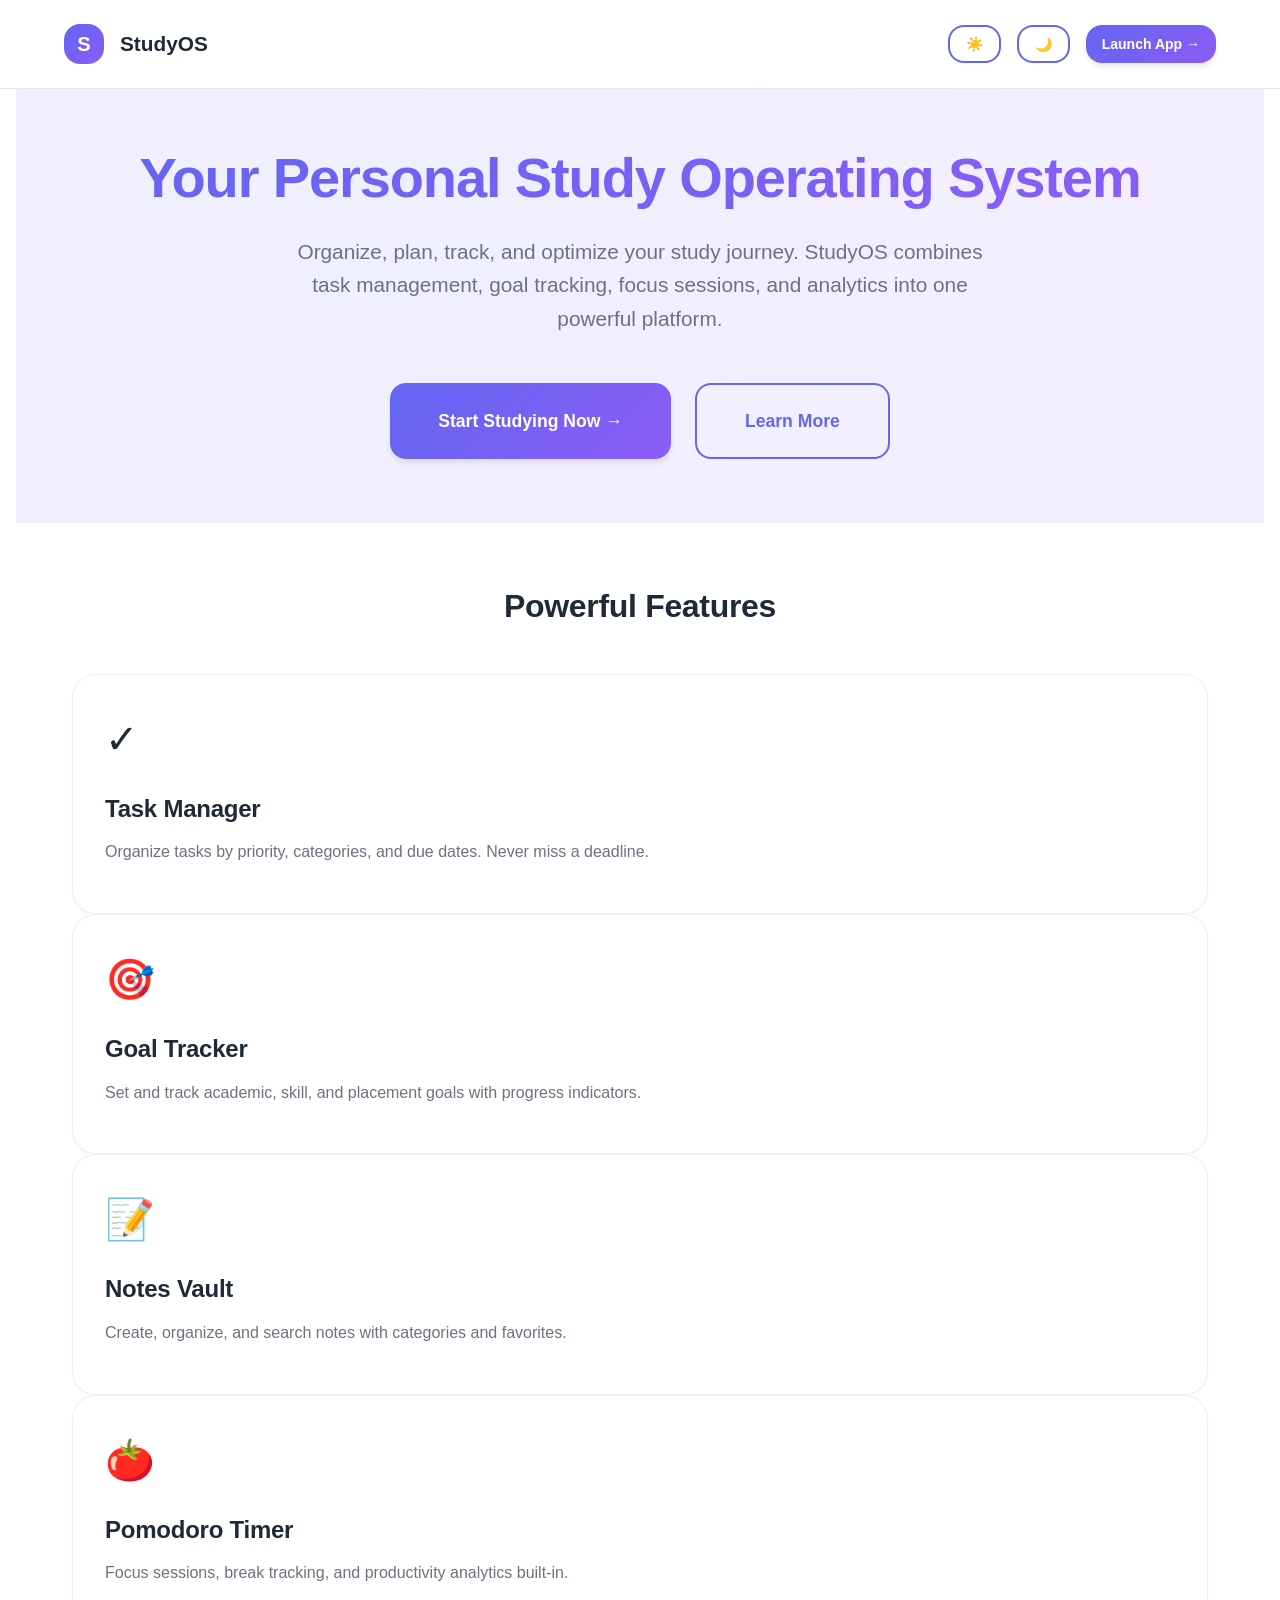
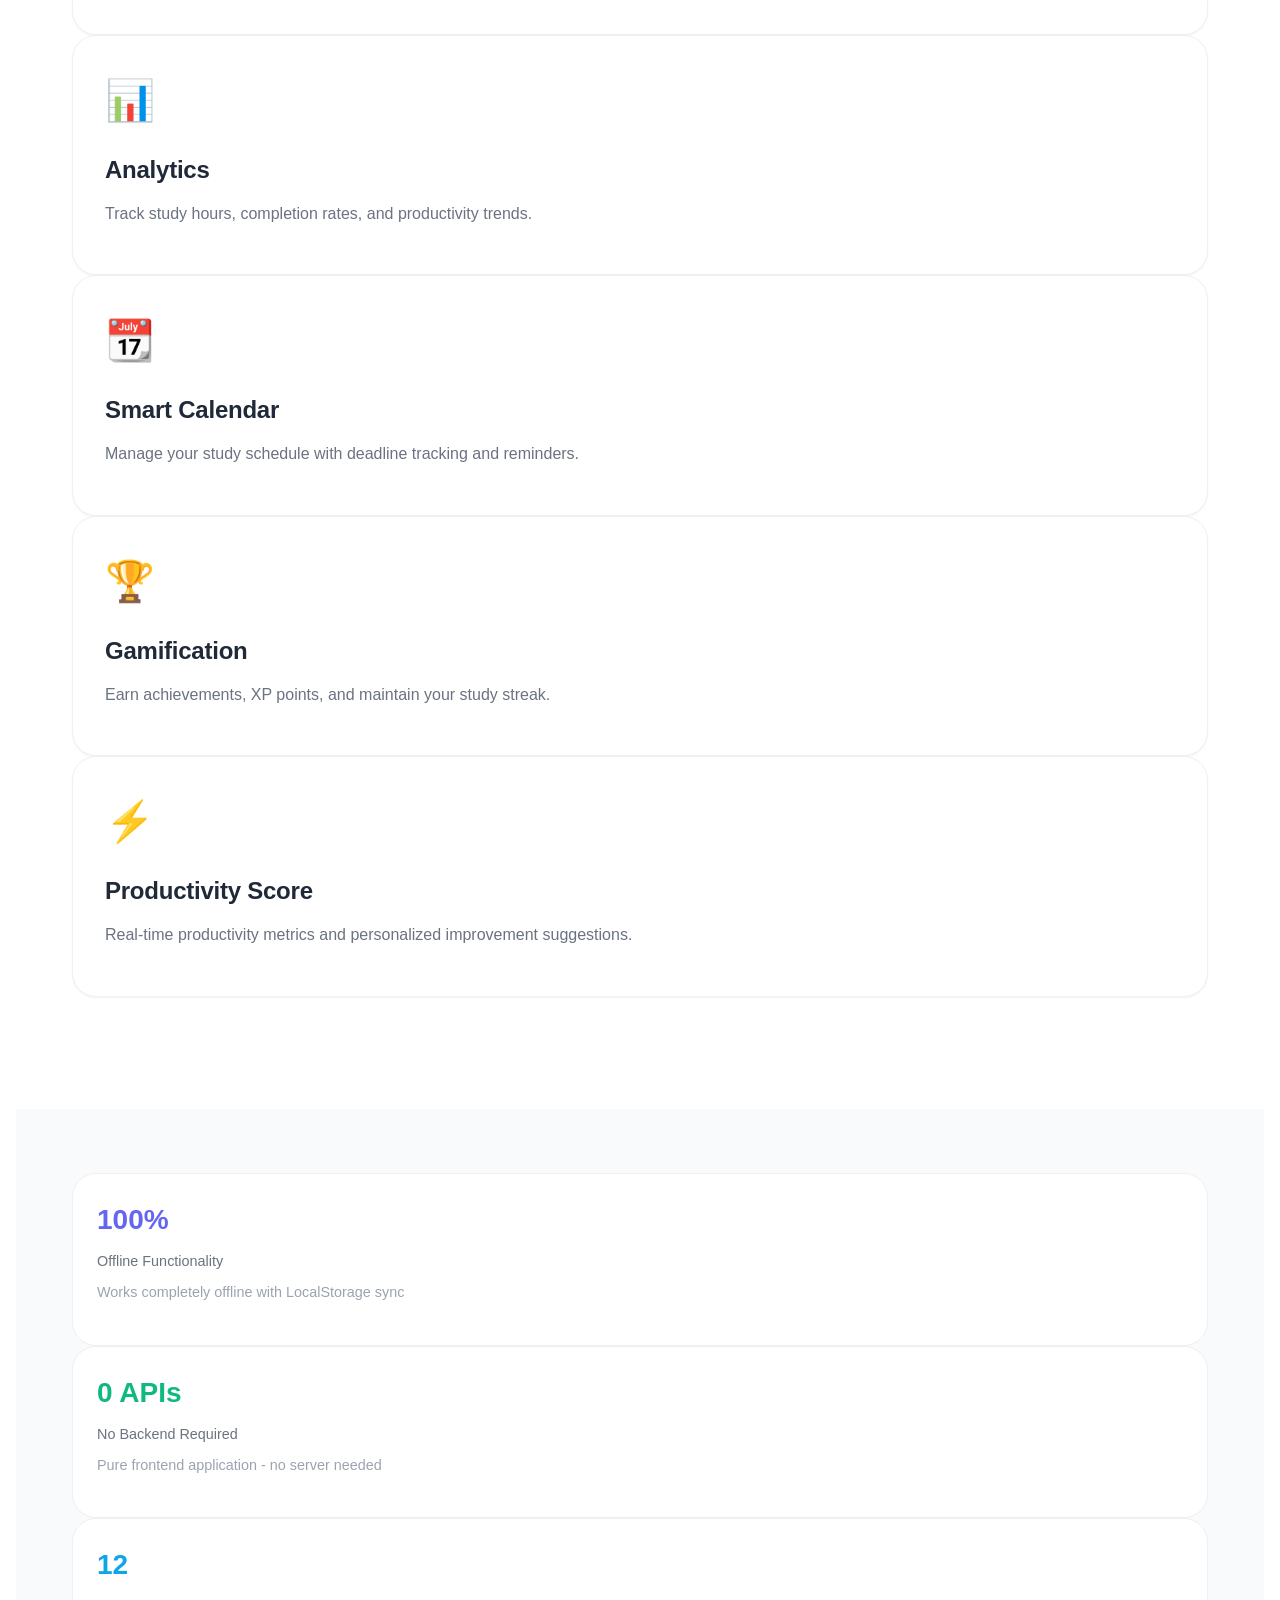
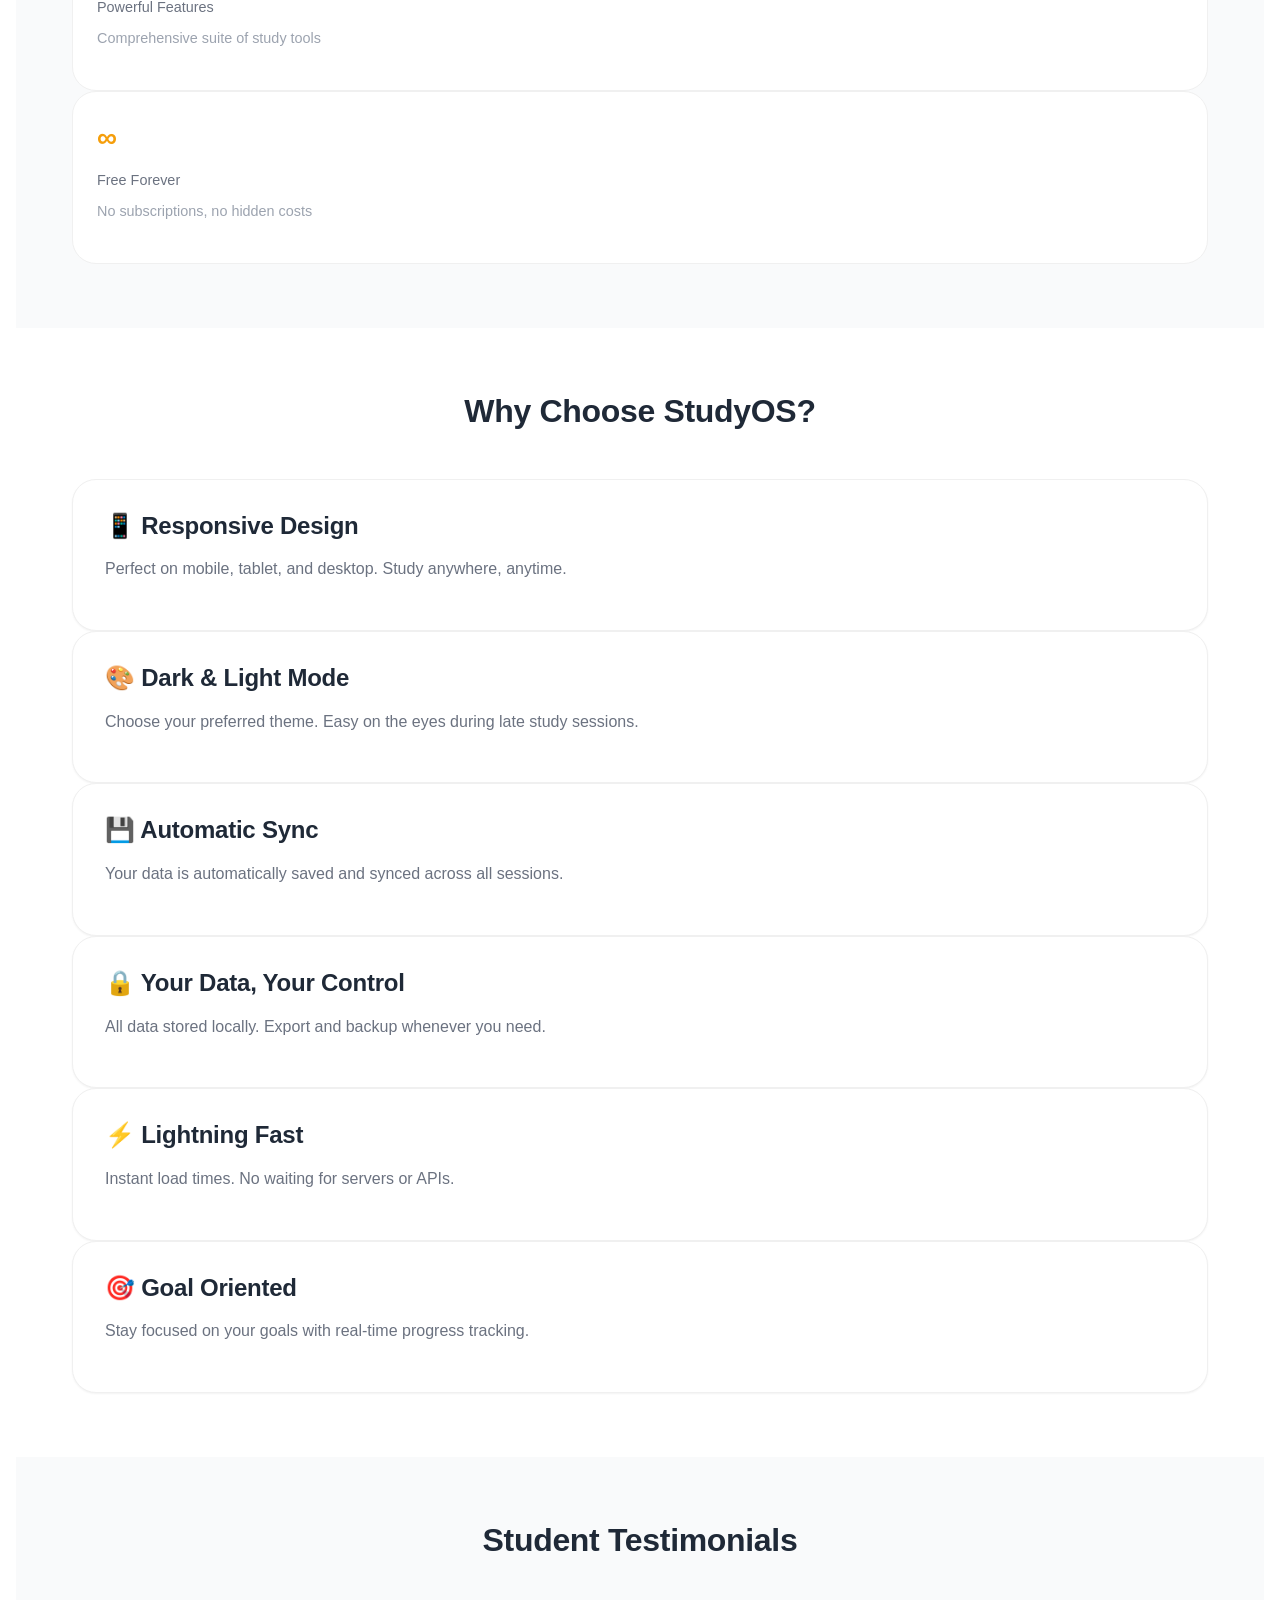
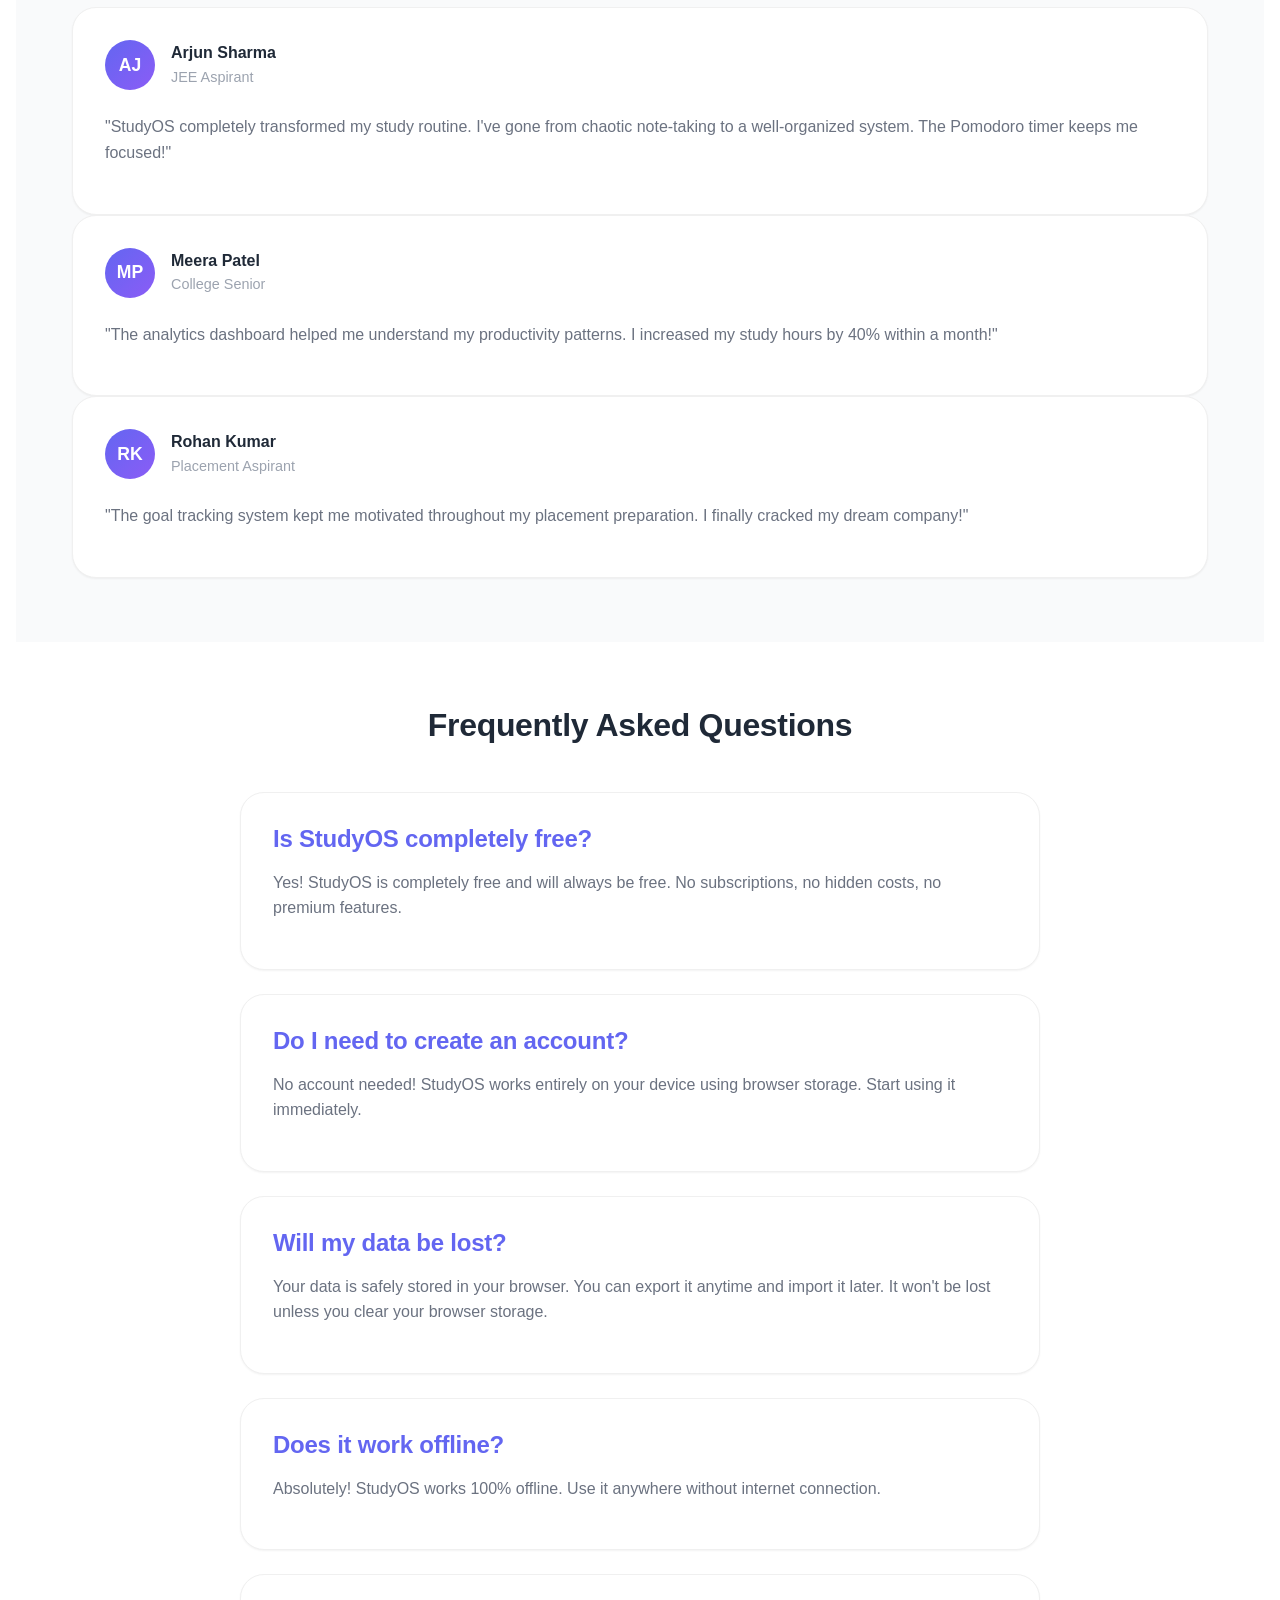
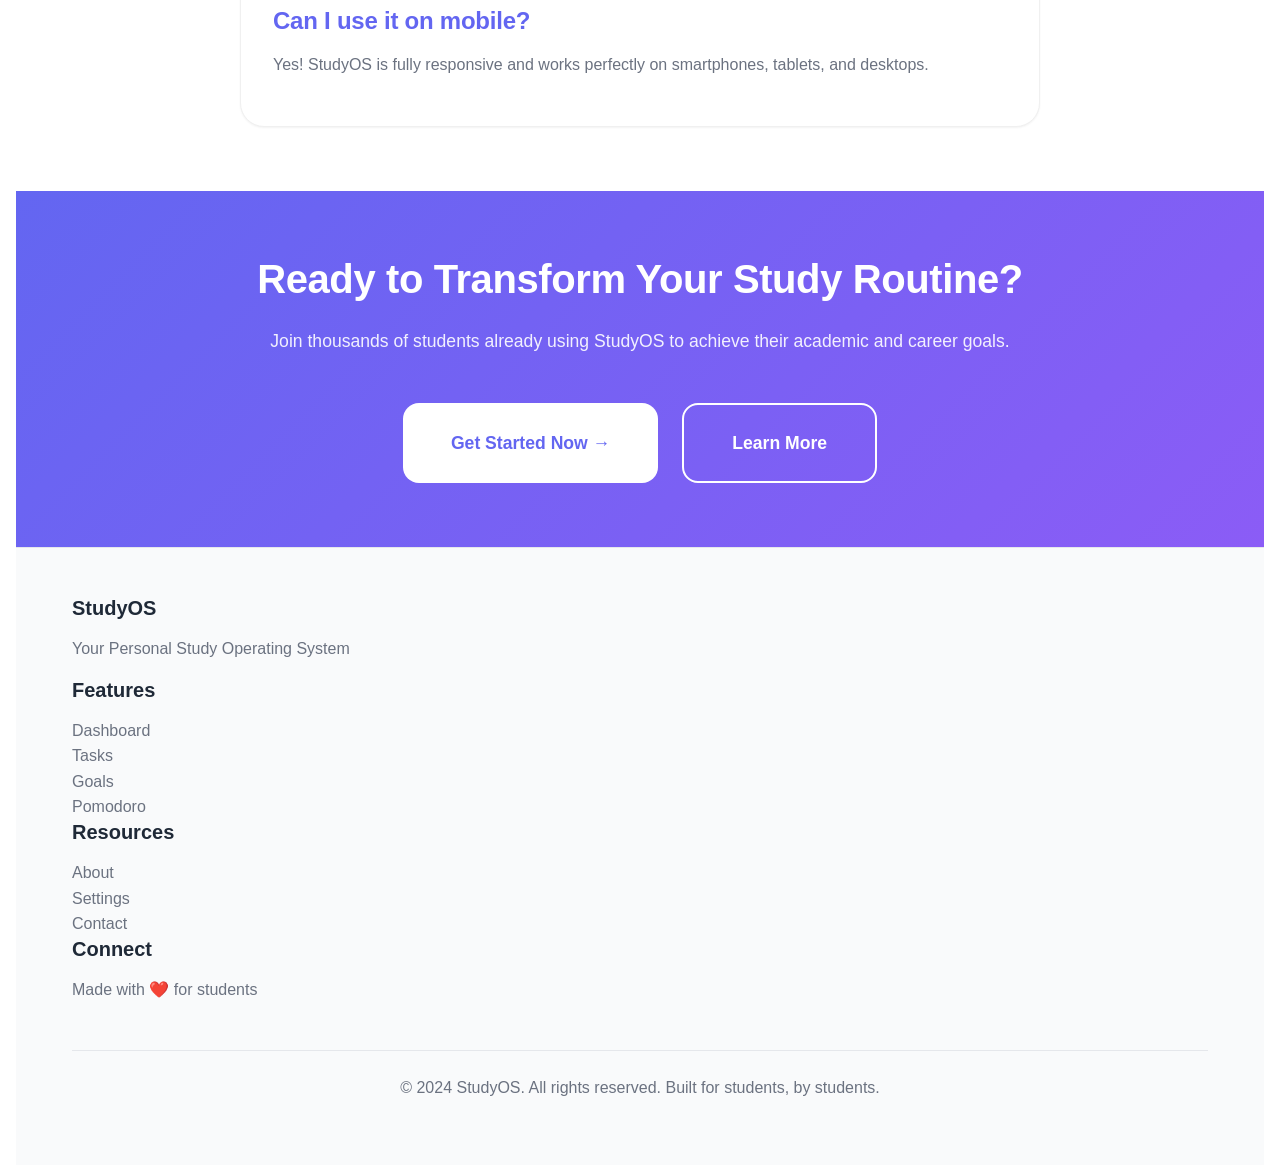
<file: Study OS/index.html>
<!DOCTYPE html>
<html lang="en">
<head>
  <meta charset="UTF-8">
  <meta name="viewport" content="width=device-width, initial-scale=1.0">
  <meta name="description" content="StudyOS - Your Personal Study Operating System. Manage tasks, goals, notes, and focus sessions in one platform.">
  <meta name="theme-color" content="#6366f1">
  <title>StudyOS - Your Personal Study Operating System</title>
  <link rel="stylesheet" href="css/style.css">
  <link rel="stylesheet" href="css/responsive.css">
</head>
<body data-theme="light">
  <!-- NAVIGATION -->
  <nav class="navbar" style="position: fixed; top: 0; left: 0; right: 0; width: 100%; background: var(--bg-primary); border-bottom: 1px solid var(--border-color); z-index: 999; margin-left: 0; height: auto; padding: var(--spacing-lg) var(--spacing-xl);">
    <div class="container flex-between">
      <div class="flex" style="gap: var(--spacing-md); align-items: center;">
        <div class="sidebar-logo" style="margin: 0;">S</div>
        <span style="font-size: 1.3rem; font-weight: 700; color: var(--text-primary);">StudyOS</span>
      </div>
      
      <div style="display: flex; gap: var(--spacing-xl); align-items: center;">
        <div style="display: none;" class="navbar-links">
          <a href="#features" style="color: var(--text-primary); text-decoration: none; font-weight: 500;">Features</a>
          <a href="#benefits" style="color: var(--text-primary); text-decoration: none; font-weight: 500; margin-left: var(--spacing-lg);">Benefits</a>
          <a href="#testimonials" style="color: var(--text-primary); text-decoration: none; font-weight: 500; margin-left: var(--spacing-lg);">Testimonials</a>
          <a href="#faq" style="color: var(--text-primary); text-decoration: none; font-weight: 500; margin-left: var(--spacing-lg);">FAQ</a>
        </div>
        
        <div class="flex" style="gap: var(--spacing-md);">
          <button class="btn btn-outline btn-sm" data-theme-btn="light">☀️</button>
          <button class="btn btn-outline btn-sm" data-theme-btn="dark">🌙</button>
          <a href="dashboard.html" class="btn btn-primary btn-sm">Launch App →</a>
        </div>
      </div>
    </div>
  </nav>

  <!-- MAIN CONTENT -->
  <main style="margin-top: 80px;">
    <!-- HERO SECTION -->
    <section class="hero" style="padding: var(--spacing-3xl) var(--spacing-xl); text-align: center; background: linear-gradient(135deg, rgba(99, 102, 241, 0.1) 0%, rgba(139, 92, 246, 0.1) 100%);">
      <div class="container">
        <h1 style="font-size: 3.5rem; margin-bottom: var(--spacing-lg); background: var(--primary-gradient); -webkit-background-clip: text; -webkit-text-fill-color: transparent; background-clip: text;">Your Personal Study Operating System</h1>
        <p style="font-size: 1.3rem; color: var(--text-secondary); margin-bottom: var(--spacing-2xl); max-width: 700px; margin-left: auto; margin-right: auto;">Organize, plan, track, and optimize your study journey. StudyOS combines task management, goal tracking, focus sessions, and analytics into one powerful platform.</p>
        <div style="display: flex; gap: var(--spacing-lg); justify-content: center; flex-wrap: wrap;">
          <a href="dashboard.html" class="btn btn-primary btn-lg">Start Studying Now →</a>
          <button class="btn btn-outline btn-lg" onclick="document.querySelector('.features').scrollIntoView({ behavior: 'smooth' })">Learn More</button>
        </div>
      </div>
    </section>

    <!-- FEATURES SHOWCASE -->
    <section class="features" id="features" style="padding: var(--spacing-3xl) var(--spacing-xl);">
      <div class="container">
        <h2 style="text-align: center; margin-bottom: var(--spacing-2xl);">Powerful Features</h2>
        <div class="grid-4" style="margin-bottom: var(--spacing-2xl);">
          <div class="card">
            <div style="font-size: 2.5rem; margin-bottom: var(--spacing-lg);">✓</div>
            <h3 style="color: var(--text-primary);">Task Manager</h3>
            <p>Organize tasks by priority, categories, and due dates. Never miss a deadline.</p>
          </div>
          <div class="card">
            <div style="font-size: 2.5rem; margin-bottom: var(--spacing-lg);">🎯</div>
            <h3 style="color: var(--text-primary);">Goal Tracker</h3>
            <p>Set and track academic, skill, and placement goals with progress indicators.</p>
          </div>
          <div class="card">
            <div style="font-size: 2.5rem; margin-bottom: var(--spacing-lg);">📝</div>
            <h3 style="color: var(--text-primary);">Notes Vault</h3>
            <p>Create, organize, and search notes with categories and favorites.</p>
          </div>
          <div class="card">
            <div style="font-size: 2.5rem; margin-bottom: var(--spacing-lg);">🍅</div>
            <h3 style="color: var(--text-primary);">Pomodoro Timer</h3>
            <p>Focus sessions, break tracking, and productivity analytics built-in.</p>
          </div>
          <div class="card">
            <div style="font-size: 2.5rem; margin-bottom: var(--spacing-lg);">📊</div>
            <h3 style="color: var(--text-primary);">Analytics</h3>
            <p>Track study hours, completion rates, and productivity trends.</p>
          </div>
          <div class="card">
            <div style="font-size: 2.5rem; margin-bottom: var(--spacing-lg);">📆</div>
            <h3 style="color: var(--text-primary);">Smart Calendar</h3>
            <p>Manage your study schedule with deadline tracking and reminders.</p>
          </div>
          <div class="card">
            <div style="font-size: 2.5rem; margin-bottom: var(--spacing-lg);">🏆</div>
            <h3 style="color: var(--text-primary);">Gamification</h3>
            <p>Earn achievements, XP points, and maintain your study streak.</p>
          </div>
          <div class="card">
            <div style="font-size: 2.5rem; margin-bottom: var(--spacing-lg);">⚡</div>
            <h3 style="color: var(--text-primary);">Productivity Score</h3>
            <p>Real-time productivity metrics and personalized improvement suggestions.</p>
          </div>
        </div>
      </div>
    </section>

    <!-- STATISTICS SECTION -->
    <section style="padding: var(--spacing-3xl) var(--spacing-xl); background: var(--bg-secondary);">
      <div class="container">
        <div class="grid-4">
          <div class="stat-card">
            <div class="stat-card-value" style="color: var(--primary-color);">100%</div>
            <div class="stat-card-label">Offline Functionality</div>
            <p style="color: var(--text-tertiary); font-size: 0.9rem;">Works completely offline with LocalStorage sync</p>
          </div>
          <div class="stat-card">
            <div class="stat-card-value" style="color: var(--accent-green);">0 APIs</div>
            <div class="stat-card-label">No Backend Required</div>
            <p style="color: var(--text-tertiary); font-size: 0.9rem;">Pure frontend application - no server needed</p>
          </div>
          <div class="stat-card">
            <div class="stat-card-value" style="color: var(--accent-blue);">12</div>
            <div class="stat-card-label">Powerful Features</div>
            <p style="color: var(--text-tertiary); font-size: 0.9rem;">Comprehensive suite of study tools</p>
          </div>
          <div class="stat-card">
            <div class="stat-card-value" style="color: var(--accent-yellow);">∞</div>
            <div class="stat-card-label">Free Forever</div>
            <p style="color: var(--text-tertiary); font-size: 0.9rem;">No subscriptions, no hidden costs</p>
          </div>
        </div>
      </div>
    </section>

    <!-- BENEFITS SECTION -->
    <section id="benefits" style="padding: var(--spacing-3xl) var(--spacing-xl);">
      <div class="container">
        <h2 style="text-align: center; margin-bottom: var(--spacing-2xl);">Why Choose StudyOS?</h2>
        <div class="grid-2">
          <div>
            <div class="card">
              <h3>📱 Responsive Design</h3>
              <p>Perfect on mobile, tablet, and desktop. Study anywhere, anytime.</p>
            </div>
            <div class="card">
              <h3>🎨 Dark & Light Mode</h3>
              <p>Choose your preferred theme. Easy on the eyes during late study sessions.</p>
            </div>
            <div class="card">
              <h3>💾 Automatic Sync</h3>
              <p>Your data is automatically saved and synced across all sessions.</p>
            </div>
          </div>
          <div>
            <div class="card">
              <h3>🔒 Your Data, Your Control</h3>
              <p>All data stored locally. Export and backup whenever you need.</p>
            </div>
            <div class="card">
              <h3>⚡ Lightning Fast</h3>
              <p>Instant load times. No waiting for servers or APIs.</p>
            </div>
            <div class="card">
              <h3>🎯 Goal Oriented</h3>
              <p>Stay focused on your goals with real-time progress tracking.</p>
            </div>
          </div>
        </div>
      </div>
    </section>

    <!-- TESTIMONIALS -->
    <section id="testimonials" style="padding: var(--spacing-3xl) var(--spacing-xl); background: var(--bg-secondary);">
      <div class="container">
        <h2 style="text-align: center; margin-bottom: var(--spacing-2xl);">Student Testimonials</h2>
        <div class="grid-3">
          <div class="card">
            <div style="display: flex; gap: var(--spacing-md); margin-bottom: var(--spacing-lg);">
              <div class="user-avatar" style="width: 50px; height: 50px;">AJ</div>
              <div>
                <strong style="color: var(--text-primary);">Arjun Sharma</strong>
                <p style="margin: 0; color: var(--text-tertiary); font-size: 0.9rem;">JEE Aspirant</p>
              </div>
            </div>
            <p>"StudyOS completely transformed my study routine. I've gone from chaotic note-taking to a well-organized system. The Pomodoro timer keeps me focused!"</p>
          </div>
          <div class="card">
            <div style="display: flex; gap: var(--spacing-md); margin-bottom: var(--spacing-lg);">
              <div class="user-avatar" style="width: 50px; height: 50px;">MP</div>
              <div>
                <strong style="color: var(--text-primary);">Meera Patel</strong>
                <p style="margin: 0; color: var(--text-tertiary); font-size: 0.9rem;">College Senior</p>
              </div>
            </div>
            <p>"The analytics dashboard helped me understand my productivity patterns. I increased my study hours by 40% within a month!"</p>
          </div>
          <div class="card">
            <div style="display: flex; gap: var(--spacing-md); margin-bottom: var(--spacing-lg);">
              <div class="user-avatar" style="width: 50px; height: 50px;">RK</div>
              <div>
                <strong style="color: var(--text-primary);">Rohan Kumar</strong>
                <p style="margin: 0; color: var(--text-tertiary); font-size: 0.9rem;">Placement Aspirant</p>
              </div>
            </div>
            <p>"The goal tracking system kept me motivated throughout my placement preparation. I finally cracked my dream company!"</p>
          </div>
        </div>
      </div>
    </section>

    <!-- FAQ SECTION -->
    <section id="faq" style="padding: var(--spacing-3xl) var(--spacing-xl);">
      <div class="container">
        <h2 style="text-align: center; margin-bottom: var(--spacing-2xl);">Frequently Asked Questions</h2>
        <div style="max-width: 800px; margin: 0 auto;">
          <div class="card" style="margin-bottom: var(--spacing-lg);">
            <h3 style="cursor: pointer; color: var(--primary-color);">Is StudyOS completely free?</h3>
            <p>Yes! StudyOS is completely free and will always be free. No subscriptions, no hidden costs, no premium features.</p>
          </div>
          <div class="card" style="margin-bottom: var(--spacing-lg);">
            <h3 style="cursor: pointer; color: var(--primary-color);">Do I need to create an account?</h3>
            <p>No account needed! StudyOS works entirely on your device using browser storage. Start using it immediately.</p>
          </div>
          <div class="card" style="margin-bottom: var(--spacing-lg);">
            <h3 style="cursor: pointer; color: var(--primary-color);">Will my data be lost?</h3>
            <p>Your data is safely stored in your browser. You can export it anytime and import it later. It won't be lost unless you clear your browser storage.</p>
          </div>
          <div class="card" style="margin-bottom: var(--spacing-lg);">
            <h3 style="cursor: pointer; color: var(--primary-color);">Does it work offline?</h3>
            <p>Absolutely! StudyOS works 100% offline. Use it anywhere without internet connection.</p>
          </div>
          <div class="card">
            <h3 style="cursor: pointer; color: var(--primary-color);">Can I use it on mobile?</h3>
            <p>Yes! StudyOS is fully responsive and works perfectly on smartphones, tablets, and desktops.</p>
          </div>
        </div>
      </div>
    </section>

    <!-- CTA SECTION -->
    <section style="padding: var(--spacing-3xl) var(--spacing-xl); background: var(--primary-gradient); color: white; text-align: center;">
      <div class="container">
        <h2 style="color: white; font-size: 2.5rem; margin-bottom: var(--spacing-lg);">Ready to Transform Your Study Routine?</h2>
        <p style="color: rgba(255, 255, 255, 0.9); font-size: 1.1rem; margin-bottom: var(--spacing-2xl);">Join thousands of students already using StudyOS to achieve their academic and career goals.</p>
        <div style="display: flex; gap: var(--spacing-lg); justify-content: center; flex-wrap: wrap;">
          <a href="dashboard.html" class="btn btn-lg" style="background: white; color: var(--primary-color); cursor: pointer;">Get Started Now →</a>
          <a href="about.html" class="btn btn-outline btn-lg" style="border-color: white; color: white;">Learn More</a>
        </div>
      </div>
    </section>

    <!-- FOOTER -->
    <footer style="padding: var(--spacing-2xl) var(--spacing-xl); background: var(--bg-secondary); border-top: 1px solid var(--border-color);">
      <div class="container">
        <div class="grid-4" style="margin-bottom: var(--spacing-2xl);">
          <div>
            <h4 style="margin-bottom: var(--spacing-md);">StudyOS</h4>
            <p style="color: var(--text-secondary);">Your Personal Study Operating System</p>
          </div>
          <div>
            <h4 style="margin-bottom: var(--spacing-md);">Features</h4>
            <ul style="list-style: none;">
              <li><a href="dashboard.html" style="color: var(--text-secondary); text-decoration: none;">Dashboard</a></li>
              <li><a href="tasks.html" style="color: var(--text-secondary); text-decoration: none;">Tasks</a></li>
              <li><a href="goals.html" style="color: var(--text-secondary); text-decoration: none;">Goals</a></li>
              <li><a href="pomodoro.html" style="color: var(--text-secondary); text-decoration: none;">Pomodoro</a></li>
            </ul>
          </div>
          <div>
            <h4 style="margin-bottom: var(--spacing-md);">Resources</h4>
            <ul style="list-style: none;">
              <li><a href="about.html" style="color: var(--text-secondary); text-decoration: none;">About</a></li>
              <li><a href="settings.html" style="color: var(--text-secondary); text-decoration: none;">Settings</a></li>
              <li><a href="contact.html" style="color: var(--text-secondary); text-decoration: none;">Contact</a></li>
            </ul>
          </div>
          <div>
            <h4 style="margin-bottom: var(--spacing-md);">Connect</h4>
            <p style="color: var(--text-secondary); margin: var(--spacing-md) 0 0 0;">Made with ❤️ for students</p>
          </div>
        </div>
        <div style="border-top: 1px solid var(--border-color); padding-top: var(--spacing-lg); text-align: center; color: var(--text-tertiary);">
          <p>&copy; 2024 StudyOS. All rights reserved. Built for students, by students.</p>
        </div>
      </div>
    </footer>
  </main>

  <!-- SCRIPTS -->
  <script src="js/storage.js"></script>
  <script src="js/app.js"></script>
  <script src="js/notifications.js"></script>
  <script src="js/productivity-score.js"></script>
  <script src="js/achievements.js"></script>
  <script src="js/validation.js"></script>
</body>
</html>
</file>
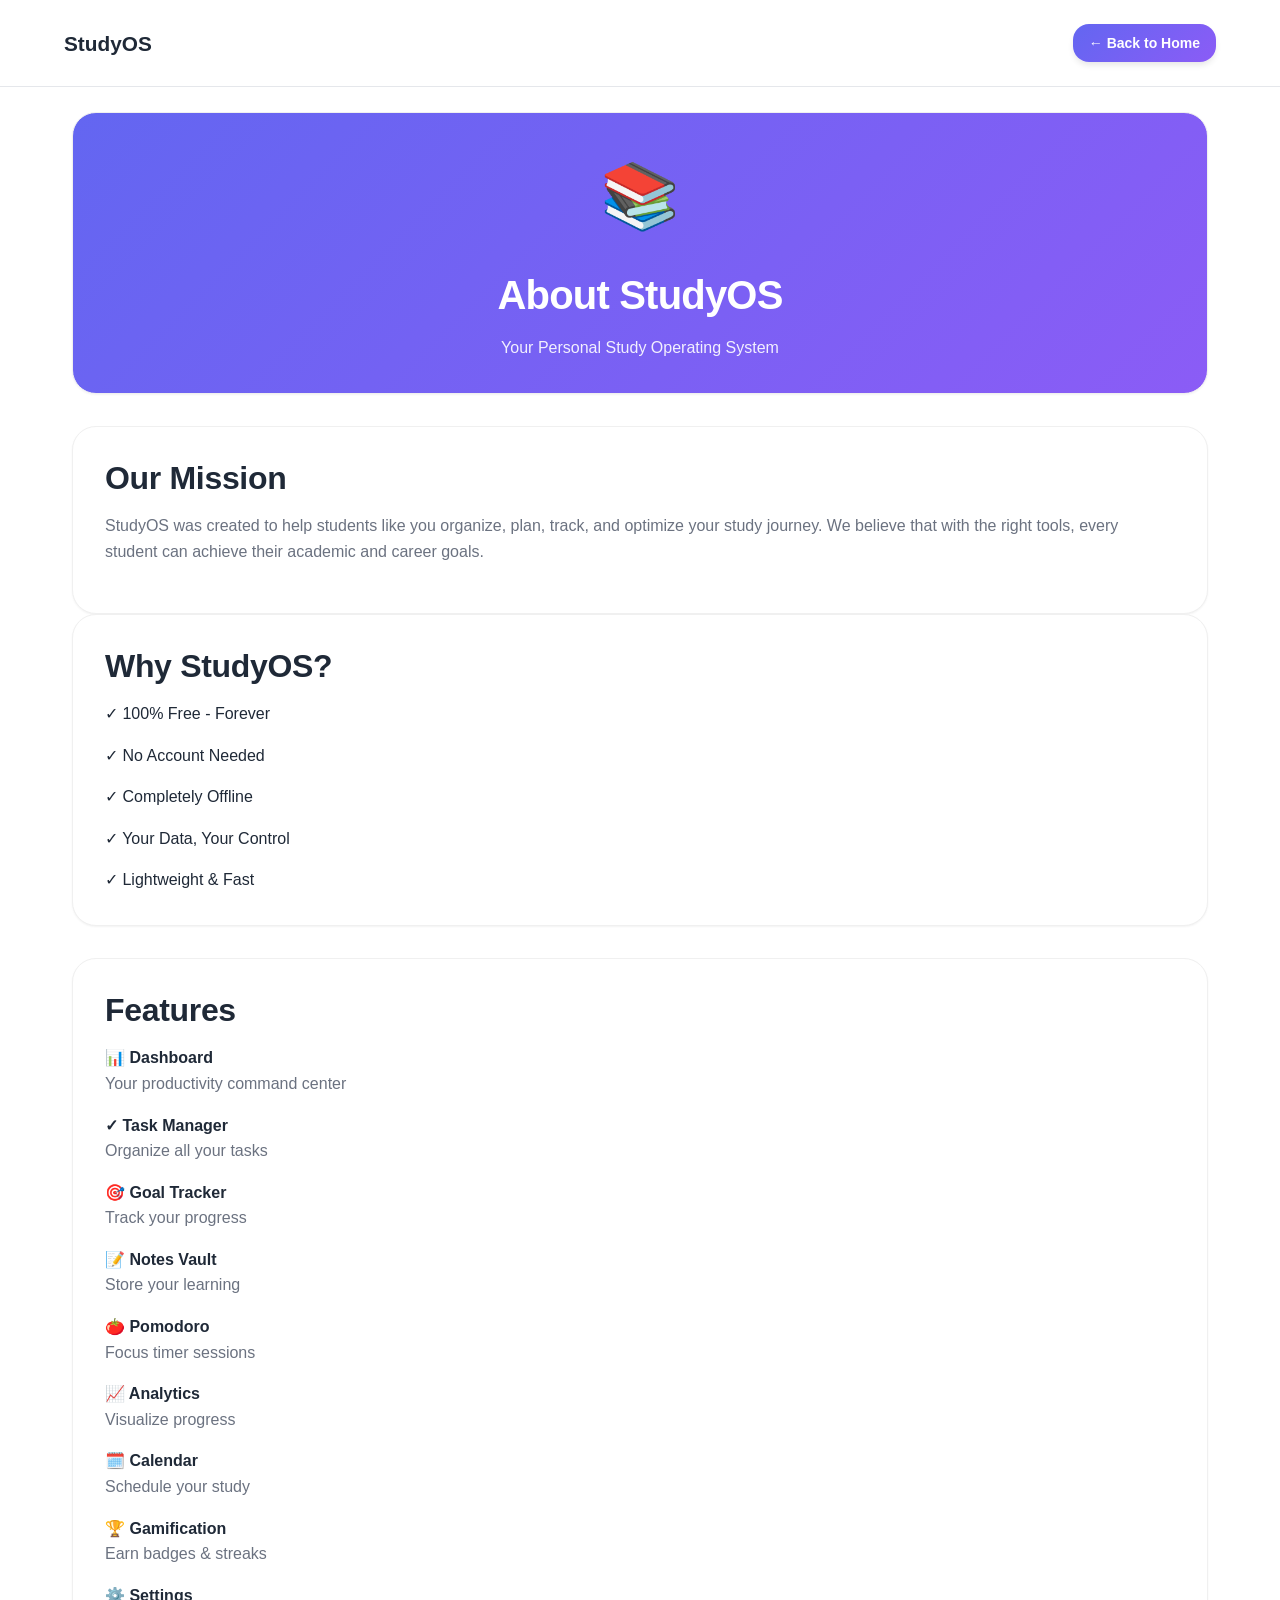
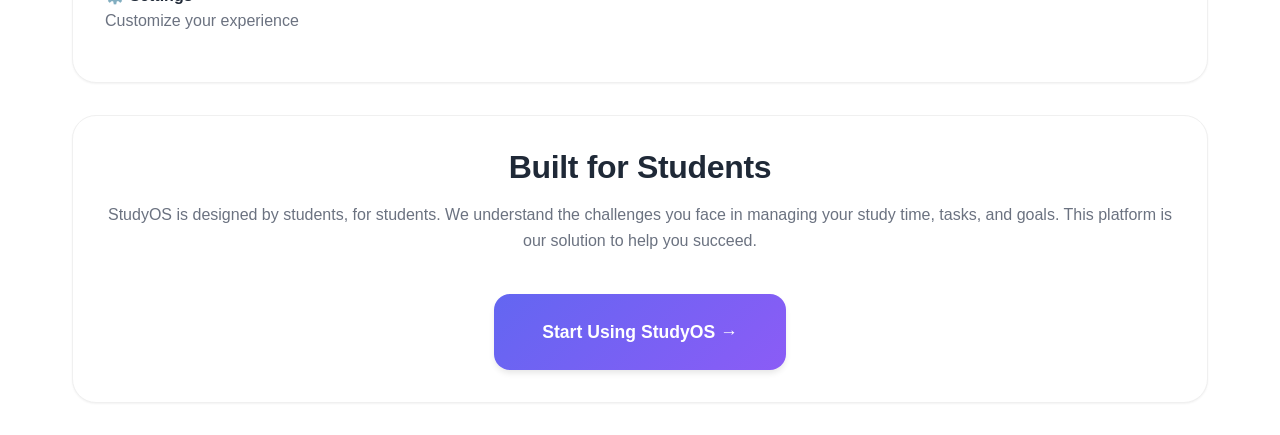
<file: Study OS/about.html>
<!DOCTYPE html>
<html lang="en">
<head>
  <meta charset="UTF-8">
  <meta name="viewport" content="width=device-width, initial-scale=1.0">
  <title>About - StudyOS</title>
  <link rel="stylesheet" href="css/style.css">
  <link rel="stylesheet" href="css/responsive.css">
</head>
<body data-theme="light">
  <nav class="navbar" style="position: fixed; top: 0; left: 0; right: 0; width: 100%; background: var(--bg-primary); border-bottom: 1px solid var(--border-color); z-index: 999; margin-left: 0; height: auto; padding: var(--spacing-lg) var(--spacing-xl);">
    <div class="container flex-between">
      <div class="flex" style="gap: var(--spacing-md); align-items: center;">
        <span style="font-size: 1.3rem; font-weight: 700;">StudyOS</span>
      </div>
      <div style="display: flex; gap: var(--spacing-xl);">
        <a href="index.html" class="btn btn-primary btn-sm">← Back to Home</a>
      </div>
    </div>
  </nav>

  <main style="margin-top: 80px; padding: var(--spacing-xl);">
    <div class="container">
      <div class="card card-gradient" style="text-align: center; margin-bottom: var(--spacing-xl);">
        <div style="font-size: 4rem; margin-bottom: var(--spacing-lg);">📚</div>
        <h1 style="color: white; margin: 0 0 var(--spacing-md) 0;">About StudyOS</h1>
        <p style="color: rgba(255,255,255,0.9); margin: 0;">Your Personal Study Operating System</p>
      </div>

      <div class="grid-2" style="gap: var(--spacing-xl);">
        <div class="card">
          <h2>Our Mission</h2>
          <p>StudyOS was created to help students like you organize, plan, track, and optimize your study journey. We believe that with the right tools, every student can achieve their academic and career goals.</p>
        </div>

        <div class="card">
          <h2>Why StudyOS?</h2>
          <ul style="list-style: none; padding: 0;">
            <li style="margin-bottom: var(--spacing-md);">✓ 100% Free - Forever</li>
            <li style="margin-bottom: var(--spacing-md);">✓ No Account Needed</li>
            <li style="margin-bottom: var(--spacing-md);">✓ Completely Offline</li>
            <li style="margin-bottom: var(--spacing-md);">✓ Your Data, Your Control</li>
            <li>✓ Lightweight & Fast</li>
          </ul>
        </div>
      </div>

      <div class="card" style="margin-top: var(--spacing-xl);">
        <h2>Features</h2>
        <div class="grid-3">
          <div><strong>📊 Dashboard</strong><p>Your productivity command center</p></div>
          <div><strong>✓ Task Manager</strong><p>Organize all your tasks</p></div>
          <div><strong>🎯 Goal Tracker</strong><p>Track your progress</p></div>
          <div><strong>📝 Notes Vault</strong><p>Store your learning</p></div>
          <div><strong>🍅 Pomodoro</strong><p>Focus timer sessions</p></div>
          <div><strong>📈 Analytics</strong><p>Visualize progress</p></div>
          <div><strong>🗓️ Calendar</strong><p>Schedule your study</p></div>
          <div><strong>🏆 Gamification</strong><p>Earn badges & streaks</p></div>
          <div><strong>⚙️ Settings</strong><p>Customize your experience</p></div>
        </div>
      </div>

      <div class="card" style="margin-top: var(--spacing-xl); text-align: center;">
        <h2>Built for Students</h2>
        <p>StudyOS is designed by students, for students. We understand the challenges you face in managing your study time, tasks, and goals. This platform is our solution to help you succeed.</p>
        <a href="dashboard.html" class="btn btn-primary btn-lg" style="margin-top: var(--spacing-lg);">Start Using StudyOS →</a>
      </div>
    </div>
  </main>

  <script src="js/app.js"></script>
</body>
</html>
</file>
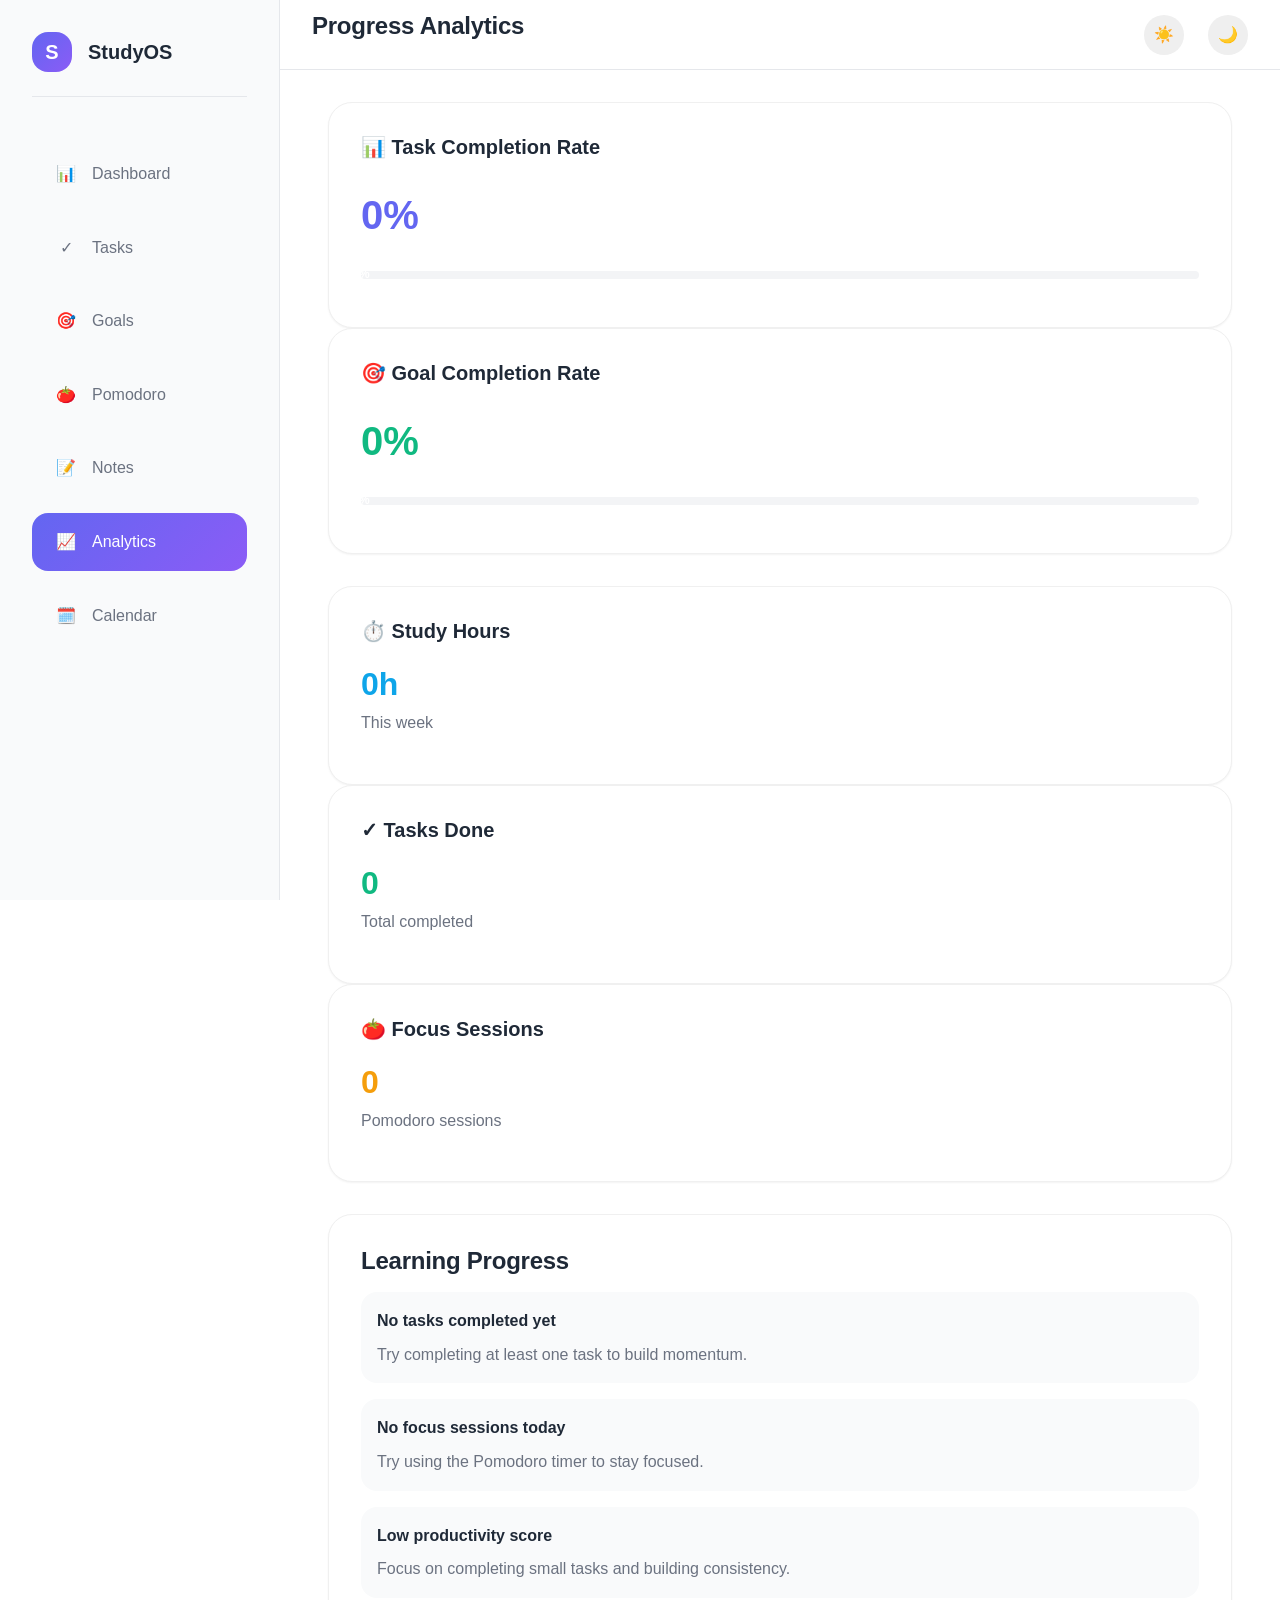
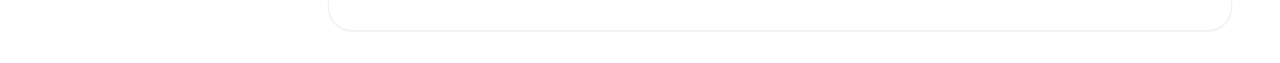
<file: Study OS/analytics.html>
<!DOCTYPE html>
<html lang="en">
<head>
  <meta charset="UTF-8">
  <meta name="viewport" content="width=device-width, initial-scale=1.0">
  <title>Analytics - StudyOS</title>
  <link rel="stylesheet" href="css/style.css">
  <link rel="stylesheet" href="css/responsive.css">
</head>
<body data-theme="light">
  <aside class="sidebar">
    <div class="sidebar-header"><div class="sidebar-logo">S</div><span class="sidebar-brand">StudyOS</span></div>
    <nav><ul class="sidebar-nav">
      <li class="sidebar-nav-item"><a href="dashboard.html" class="sidebar-nav-link"><span class="sidebar-nav-icon">📊</span> Dashboard</a></li>
      <li class="sidebar-nav-item"><a href="tasks.html" class="sidebar-nav-link"><span class="sidebar-nav-icon">✓</span> Tasks</a></li>
      <li class="sidebar-nav-item"><a href="goals.html" class="sidebar-nav-link"><span class="sidebar-nav-icon">🎯</span> Goals</a></li>
      <li class="sidebar-nav-item"><a href="pomodoro.html" class="sidebar-nav-link"><span class="sidebar-nav-icon">🍅</span> Pomodoro</a></li>
      <li class="sidebar-nav-item"><a href="notes.html" class="sidebar-nav-link"><span class="sidebar-nav-icon">📝</span> Notes</a></li>
      <li class="sidebar-nav-item"><a href="analytics.html" class="sidebar-nav-link active"><span class="sidebar-nav-icon">📈</span> Analytics</a></li>
      <li class="sidebar-nav-item"><a href="calendar.html" class="sidebar-nav-link"><span class="sidebar-nav-icon">🗓️</span> Calendar</a></li>
    </ul></nav>
  </aside>

  <nav class="navbar">
    <h2 class="navbar-brand">Progress Analytics</h2>
    <div class="navbar-actions">
      <button class="btn btn-icon" data-theme-btn="light">☀️</button>
      <button class="btn btn-icon" data-theme-btn="dark">🌙</button>
    </div>
  </nav>

  <main class="main-content">
    <div class="grid-2" style="margin-bottom: var(--spacing-xl);">
      <div class="card">
        <h4>📊 Task Completion Rate</h4>
        <div style="font-size: 2.5rem; font-weight: 700; color: var(--primary-color); margin: var(--spacing-lg) 0;" id="task-rate">0%</div>
        <div class="progress-bar"><div class="progress-bar-fill" id="task-rate-bar" style="width: 0%;">0%</div></div>
      </div>
      <div class="card">
        <h4>🎯 Goal Completion Rate</h4>
        <div style="font-size: 2.5rem; font-weight: 700; color: var(--accent-green); margin: var(--spacing-lg) 0;" id="goal-rate">0%</div>
        <div class="progress-bar"><div class="progress-bar-fill" id="goal-rate-bar" style="width: 0%; background: var(--accent-green);">0%</div></div>
      </div>
    </div>

    <div class="grid-3">
      <div class="card">
        <h4>⏱️ Study Hours</h4>
        <div style="font-size: 2rem; font-weight: 700; color: var(--accent-blue);" id="study-hours">0h</div>
        <p style="color: var(--text-secondary);">This week</p>
      </div>
      <div class="card">
        <h4>✓ Tasks Done</h4>
        <div style="font-size: 2rem; font-weight: 700; color: var(--accent-green);" id="tasks-count">0</div>
        <p style="color: var(--text-secondary);">Total completed</p>
      </div>
      <div class="card">
        <h4>🍅 Focus Sessions</h4>
        <div style="font-size: 2rem; font-weight: 700; color: var(--accent-yellow);" id="sessions-count">0</div>
        <p style="color: var(--text-secondary);">Pomodoro sessions</p>
      </div>
    </div>

    <div class="card" style="margin-top: var(--spacing-xl);">
      <h3>Learning Progress</h3>
      <div id="learning-insights" style="display: grid; gap: var(--spacing-md);">
        <!-- Populated by JS -->
      </div>
    </div>
  </main>

  <script src="js/storage.js"></script>
  <script src="js/app.js"></script>
  <script src="js/productivity-score.js"></script>
  <script>
    document.addEventListener('DOMContentLoaded', () => {
      updateAnalytics();
      setInterval(updateAnalytics, 60000);
    });

    function updateAnalytics() {
      const scoreData = productivityCalculator.updateProductivityScore();
      
      document.getElementById('task-rate').textContent = scoreData.taskCompletionRate + '%';
      document.getElementById('task-rate-bar').style.width = scoreData.taskCompletionRate + '%';
      
      document.getElementById('goal-rate').textContent = scoreData.goalCompletionRate + '%';
      document.getElementById('goal-rate-bar').style.width = scoreData.goalCompletionRate + '%';
      
      document.getElementById('study-hours').textContent = scoreData.studyHours + 'h';
      document.getElementById('tasks-count').textContent = scoreData.completedTasks;
      document.getElementById('sessions-count').textContent = scoreData.focusSessions;

      const insights = document.getElementById('learning-insights');
      insights.innerHTML = scoreData.insights.map(i => `
        <div style="padding: var(--spacing-md); background: var(--bg-secondary); border-radius: var(--radius-lg);">
          <strong>${i.title}</strong>
          <p style="margin: var(--spacing-sm) 0 0 0; color: var(--text-secondary);">${i.message}</p>
        </div>
      `).join('');
    }
  </script>
</body>
</html>
</file>
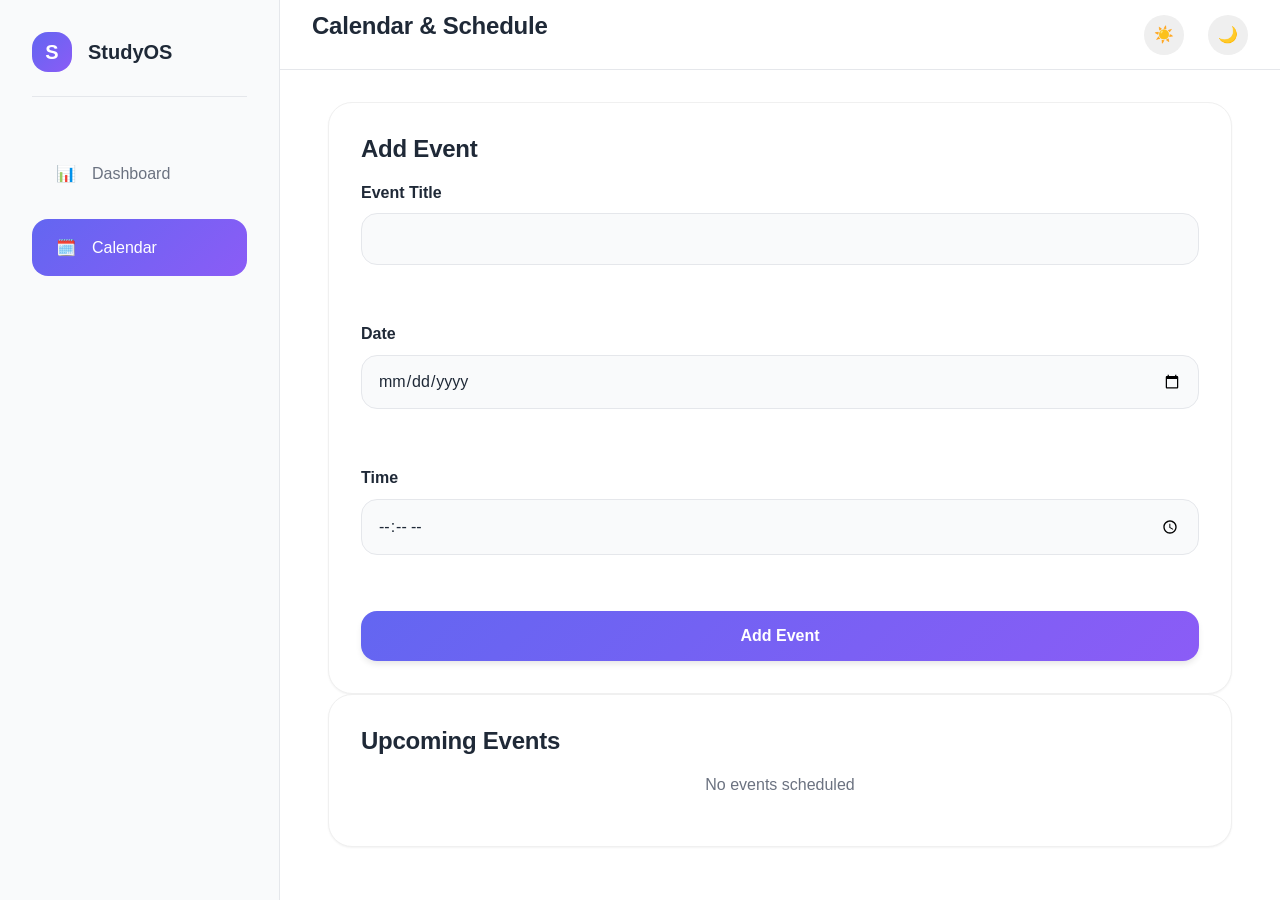
<file: Study OS/calendar.html>
<!DOCTYPE html>
<html lang="en">
<head>
  <meta charset="UTF-8">
  <meta name="viewport" content="width=device-width, initial-scale=1.0">
  <title>Calendar - StudyOS</title>
  <link rel="stylesheet" href="css/style.css">
  <link rel="stylesheet" href="css/responsive.css">
</head>
<body data-theme="light">
  <aside class="sidebar">
    <div class="sidebar-header"><div class="sidebar-logo">S</div><span class="sidebar-brand">StudyOS</span></div>
    <nav><ul class="sidebar-nav">
      <li class="sidebar-nav-item"><a href="dashboard.html" class="sidebar-nav-link"><span class="sidebar-nav-icon">📊</span> Dashboard</a></li>
      <li class="sidebar-nav-item"><a href="calendar.html" class="sidebar-nav-link active"><span class="sidebar-nav-icon">🗓️</span> Calendar</a></li>
    </ul></nav>
  </aside>

  <nav class="navbar">
    <h2 class="navbar-brand">Calendar & Schedule</h2>
    <div class="navbar-actions">
      <button class="btn btn-icon" data-theme-btn="light">☀️</button>
      <button class="btn btn-icon" data-theme-btn="dark">🌙</button>
    </div>
  </nav>

  <main class="main-content">
    <div class="grid-2">
      <div class="card">
        <h3>Add Event</h3>
        <form id="event-form" style="display: grid; gap: var(--spacing-lg);">
          <div class="form-group">
            <label for="event-title">Event Title</label>
            <input type="text" id="event-title" required>
          </div>
          <div class="form-group">
            <label for="event-date">Date</label>
            <input type="date" id="event-date" required>
          </div>
          <div class="form-group">
            <label for="event-time">Time</label>
            <input type="time" id="event-time">
          </div>
          <button type="submit" class="btn btn-primary">Add Event</button>
        </form>
      </div>

      <div class="card">
        <h3>Upcoming Events</h3>
        <div id="events-list" style="display: grid; gap: var(--spacing-md);">
          <!-- Populated by JS -->
        </div>
      </div>
    </div>
  </main>

  <script src="js/storage.js"></script>
  <script src="js/app.js"></script>
  <script src="js/notifications.js"></script>
  <script>
    document.addEventListener('DOMContentLoaded', () => {
      document.getElementById('event-form').addEventListener('submit', (e) => {
        e.preventDefault();
        storage.addCalendarEvent({
          title: document.getElementById('event-title').value,
          date: document.getElementById('event-date').value,
          time: document.getElementById('event-time').value
        });
        notifier.success('Event added!');
        document.getElementById('event-form').reset();
        displayEvents();
      });
      displayEvents();
    });

    function displayEvents() {
      const events = storage.getCalendarEvents().sort((a, b) => new Date(a.date) - new Date(b.date));
      const container = document.getElementById('events-list');
      if (events.length === 0) {
        container.innerHTML = '<p style="text-align: center; color: var(--text-secondary);">No events scheduled</p>';
        return;
      }
      container.innerHTML = events.map(e => `
        <div style="padding: var(--spacing-md); background: var(--bg-secondary); border-radius: var(--radius-lg);">
          <strong>${e.title}</strong>
          <p style="margin: var(--spacing-sm) 0; color: var(--text-secondary); font-size: 0.9rem;">${app.formatDate(e.date)} ${e.time ? 'at ' + e.time : ''}</p>
          <button class="btn btn-sm btn-outline" onclick="storage.deleteCalendarEvent(${e.id}); displayEvents();">Delete</button>
        </div>
      `).join('');
    }
  </script>
</body>
</html>
</file>
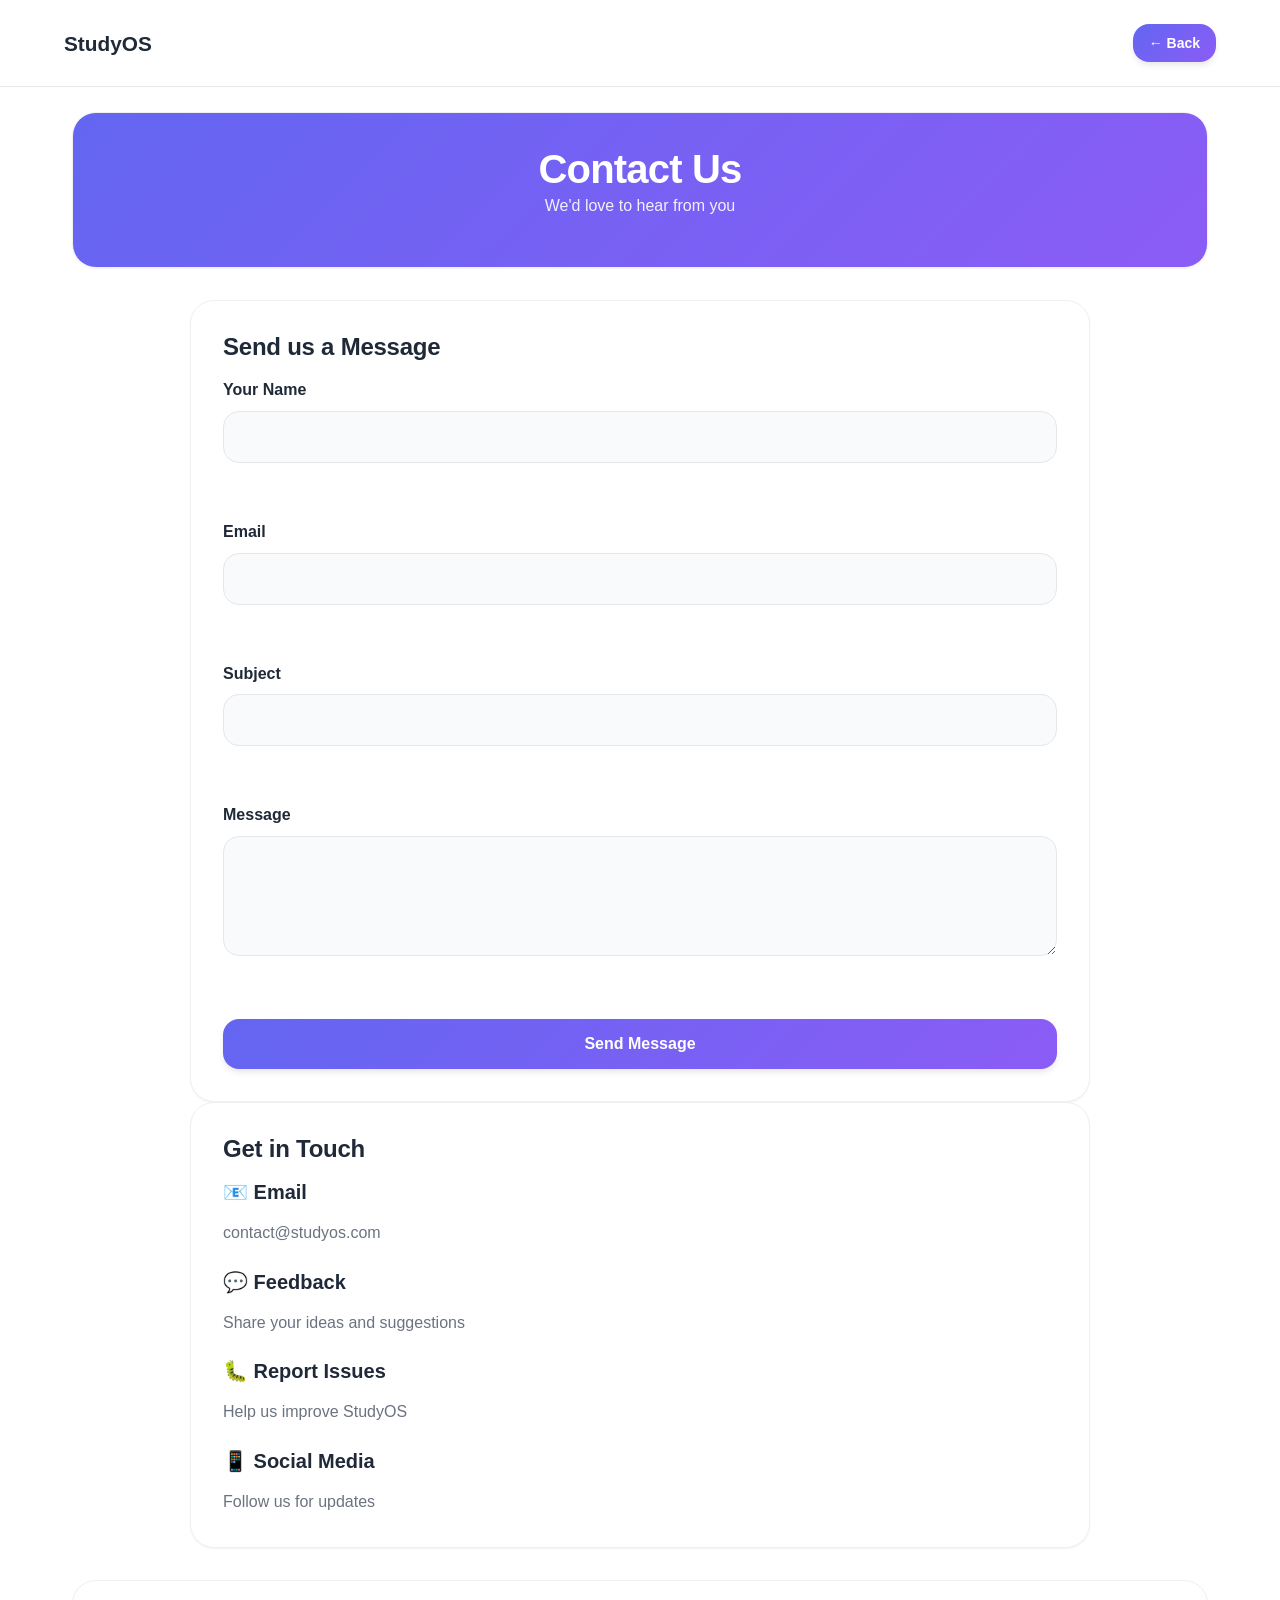
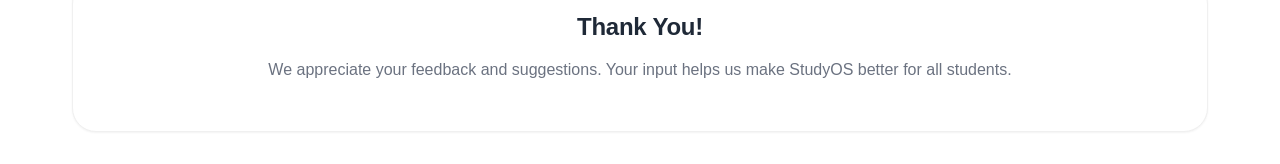
<file: Study OS/contact.html>
<!DOCTYPE html>
<html lang="en">
<head>
  <meta charset="UTF-8">
  <meta name="viewport" content="width=device-width, initial-scale=1.0">
  <title>Contact - StudyOS</title>
  <link rel="stylesheet" href="css/style.css">
  <link rel="stylesheet" href="css/responsive.css">
</head>
<body data-theme="light">
  <nav class="navbar" style="position: fixed; top: 0; left: 0; right: 0; width: 100%; background: var(--bg-primary); border-bottom: 1px solid var(--border-color); z-index: 999; margin-left: 0; height: auto; padding: var(--spacing-lg) var(--spacing-xl);">
    <div class="container flex-between">
      <span style="font-size: 1.3rem; font-weight: 700;">StudyOS</span>
      <a href="index.html" class="btn btn-primary btn-sm">← Back</a>
    </div>
  </nav>

  <main style="margin-top: 80px; padding: var(--spacing-xl);">
    <div class="container">
      <div class="card card-gradient" style="text-align: center; margin-bottom: var(--spacing-xl);">
        <h1 style="color: white; margin: 0;">Contact Us</h1>
        <p style="color: rgba(255,255,255,0.9);">We'd love to hear from you</p>
      </div>

      <div class="grid-2" style="max-width: 900px; margin: 0 auto; gap: var(--spacing-xl);">
        <div class="card">
          <h3>Send us a Message</h3>
          <form id="contact-form" style="display: grid; gap: var(--spacing-lg);">
            <div class="form-group">
              <label for="contact-name">Your Name</label>
              <input type="text" id="contact-name" required>
            </div>
            <div class="form-group">
              <label for="contact-email">Email</label>
              <input type="email" id="contact-email" required>
            </div>
            <div class="form-group">
              <label for="contact-subject">Subject</label>
              <input type="text" id="contact-subject" required>
            </div>
            <div class="form-group">
              <label for="contact-message">Message</label>
              <textarea id="contact-message" required></textarea>
            </div>
            <button type="submit" class="btn btn-primary">Send Message</button>
          </form>
        </div>

        <div class="card">
          <h3>Get in Touch</h3>
          <div style="display: grid; gap: var(--spacing-lg);">
            <div>
              <h4>📧 Email</h4>
              <p style="margin: var(--spacing-sm) 0 0 0; color: var(--text-secondary);">contact@studyos.com</p>
            </div>
            <div>
              <h4>💬 Feedback</h4>
              <p style="margin: var(--spacing-sm) 0 0 0; color: var(--text-secondary);">Share your ideas and suggestions</p>
            </div>
            <div>
              <h4>🐛 Report Issues</h4>
              <p style="margin: var(--spacing-sm) 0 0 0; color: var(--text-secondary);">Help us improve StudyOS</p>
            </div>
            <div>
              <h4>📱 Social Media</h4>
              <p style="margin: var(--spacing-sm) 0 0 0; color: var(--text-secondary);">Follow us for updates</p>
            </div>
          </div>
        </div>
      </div>

      <div class="card" style="margin-top: var(--spacing-xl); text-align: center;">
        <h3>Thank You!</h3>
        <p>We appreciate your feedback and suggestions. Your input helps us make StudyOS better for all students.</p>
      </div>
    </div>
  </main>

  <script src="js/app.js"></script>
  <script src="js/notifications.js"></script>
  <script>
    document.getElementById('contact-form').addEventListener('submit', (e) => {
      e.preventDefault();
      notifier.success('Thank you for your message! We\'ll get back to you soon.');
      document.getElementById('contact-form').reset();
    });
  </script>
</body>
</html>
</file>
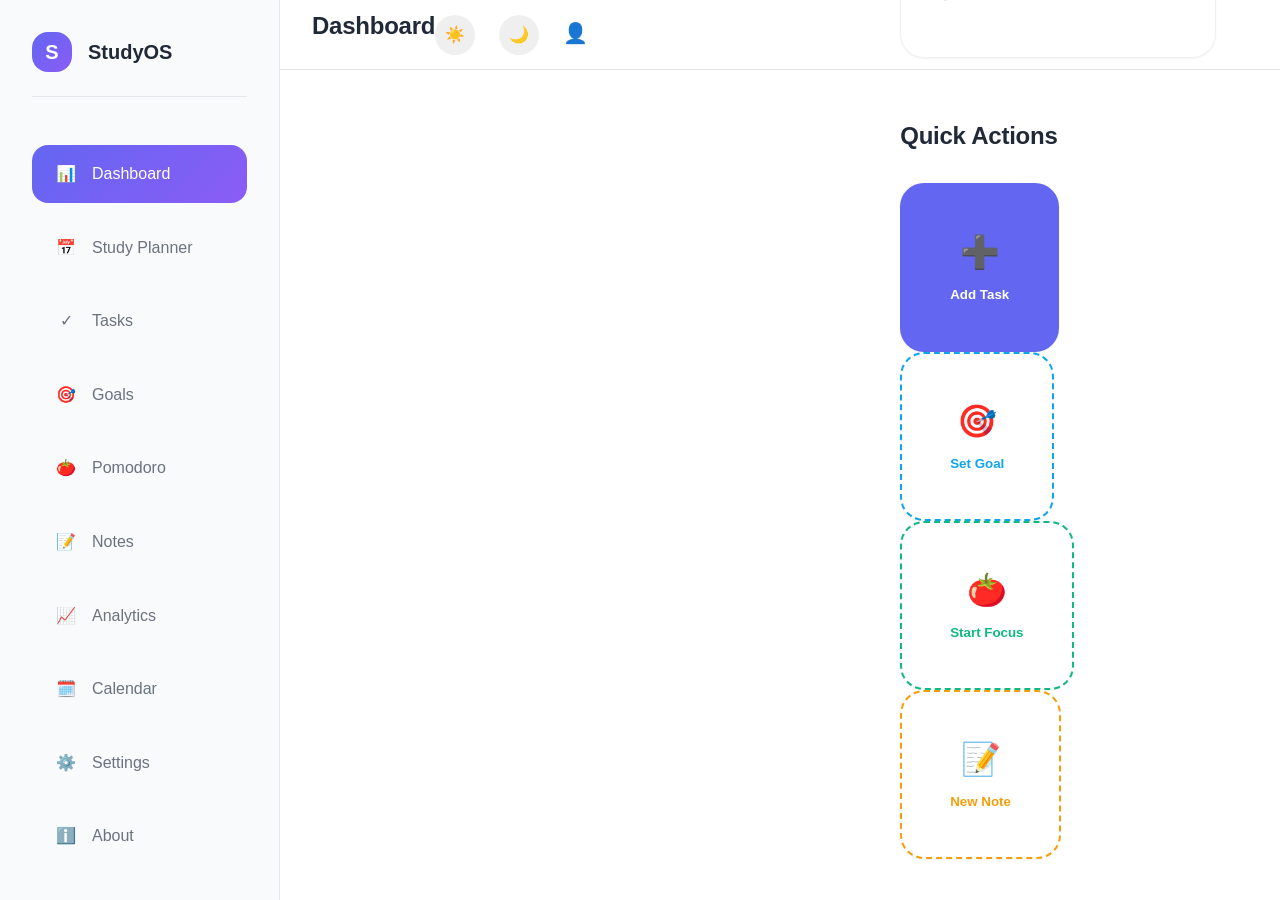
<file: Study OS/dashboard.html>
<!DOCTYPE html>
<html lang="en">
<head>
  <meta charset="UTF-8">
  <meta name="viewport" content="width=device-width, initial-scale=1.0">
  <meta name="description" content="StudyOS Dashboard - Your personal study command center">
  <meta name="theme-color" content="#6366f1">
  <title>Dashboard - StudyOS</title>
  <link rel="stylesheet" href="css/style.css">
  <link rel="stylesheet" href="css/responsive.css">
  <link rel="stylesheet" href="css/dashboard.css">
</head>
<body data-theme="light">
  <!-- SIDEBAR -->
  <aside class="sidebar">
    <div class="sidebar-header">
      <div class="sidebar-logo">S</div>
      <span class="sidebar-brand">StudyOS</span>
    </div>
    
    <nav>
      <ul class="sidebar-nav">
        <li class="sidebar-nav-item">
          <a href="dashboard.html" class="sidebar-nav-link active" data-icon="📊">
            <span class="sidebar-nav-icon">📊</span>
            <span>Dashboard</span>
          </a>
        </li>
        <li class="sidebar-nav-item">
          <a href="planner.html" class="sidebar-nav-link" data-icon="📅">
            <span class="sidebar-nav-icon">📅</span>
            <span>Study Planner</span>
          </a>
        </li>
        <li class="sidebar-nav-item">
          <a href="tasks.html" class="sidebar-nav-link" data-icon="✓">
            <span class="sidebar-nav-icon">✓</span>
            <span>Tasks</span>
          </a>
        </li>
        <li class="sidebar-nav-item">
          <a href="goals.html" class="sidebar-nav-link" data-icon="🎯">
            <span class="sidebar-nav-icon">🎯</span>
            <span>Goals</span>
          </a>
        </li>
        <li class="sidebar-nav-item">
          <a href="pomodoro.html" class="sidebar-nav-link" data-icon="🍅">
            <span class="sidebar-nav-icon">🍅</span>
            <span>Pomodoro</span>
          </a>
        </li>
        <li class="sidebar-nav-item">
          <a href="notes.html" class="sidebar-nav-link" data-icon="📝">
            <span class="sidebar-nav-icon">📝</span>
            <span>Notes</span>
          </a>
        </li>
        <li class="sidebar-nav-item">
          <a href="analytics.html" class="sidebar-nav-link" data-icon="📈">
            <span class="sidebar-nav-icon">📈</span>
            <span>Analytics</span>
          </a>
        </li>
        <li class="sidebar-nav-item">
          <a href="calendar.html" class="sidebar-nav-link" data-icon="🗓️">
            <span class="sidebar-nav-icon">🗓️</span>
            <span>Calendar</span>
          </a>
        </li>
        <li class="sidebar-nav-item">
          <a href="settings.html" class="sidebar-nav-link" data-icon="⚙️">
            <span class="sidebar-nav-icon">⚙️</span>
            <span>Settings</span>
          </a>
        </li>
        <li class="sidebar-nav-item">
          <a href="about.html" class="sidebar-nav-link" data-icon="ℹ️">
            <span class="sidebar-nav-icon">ℹ️</span>
            <span>About</span>
          </a>
        </li>
      </ul>
    </nav>
  </aside>

  <!-- NAVBAR -->
  <nav class="navbar">
    <div style="flex: 1;">
      <h2 class="navbar-brand" id="page-title">Dashboard</h2>
    </div>
    
    <div class="navbar-actions">
      <button class="btn btn-icon" data-theme-btn="light" title="Light Mode">☀️</button>
      <button class="btn btn-icon" data-theme-btn="dark" title="Dark Mode">🌙</button>
      
      <div class="dropdown">
        <button class="dropdown-trigger" title="User Menu">👤</button>
        <div class="dropdown-menu">
          <a href="settings.html" class="dropdown-item">Settings</a>
          <div class="dropdown-divider"></div>
          <a href="index.html" class="dropdown-item">Back to Home</a>
        </div>
      </div>
    </div>
  </navbar>

  <!-- MAIN CONTENT -->
  <main class="main-content">
    <!-- BREADCRUMB -->
    <div class="breadcrumb">
      <span class="breadcrumb-item active">Dashboard</span>
    </div>

    <!-- WELCOME CARD -->
    <div class="card card-gradient" style="margin-bottom: var(--spacing-xl);">
      <div class="flex-between">
        <div>
          <h2 style="color: white; margin: 0;">Welcome back! 👋</h2>
          <p style="color: rgba(255, 255, 255, 0.9); margin: var(--spacing-md) 0 0 0;">Let's make today productive</p>
        </div>
        <div style="font-size: 3rem;">📚</div>
      </div>
    </div>

    <!-- KEY METRICS -->
    <div class="section">
      <h3 class="section-title">Today's Overview</h3>
      <div class="grid-4">
        <div class="stat-card">
          <div class="stat-card-icon stat-card-icon-primary">📊</div>
          <div class="stat-card-label">Productivity Score</div>
          <div class="stat-card-value" id="productivity-score">85%</div>
          <div class="stat-card-footer positive">↑ Up 12% from yesterday</div>
        </div>

        <div class="stat-card">
          <div class="stat-card-icon stat-card-icon-success">⚡</div>
          <div class="stat-card-label">Focus Hours</div>
          <div class="stat-card-value" id="focus-hours">3.5h</div>
          <div class="stat-card-footer">2 Pomodoro sessions</div>
        </div>

        <div class="stat-card">
          <div class="stat-card-icon stat-card-icon-warning">✓</div>
          <div class="stat-card-label">Tasks Completed</div>
          <div class="stat-card-value" id="tasks-completed">8/12</div>
          <div class="stat-card-footer">4 remaining today</div>
        </div>

        <div class="stat-card">
          <div class="stat-card-icon stat-card-icon-danger">🔥</div>
          <div class="stat-card-label">Current Streak</div>
          <div class="stat-card-value" id="current-streak">7</div>
          <div class="stat-card-footer positive">Keep it up!</div>
        </div>
      </div>
    </div>

    <!-- DAILY TARGET & PROGRESS -->
    <div class="section">
      <h3 class="section-title">Daily Study Target</h3>
      <div class="grid-2">
        <div class="card">
          <div class="flex-between" style="margin-bottom: var(--spacing-lg);">
            <h4 style="margin: 0;">Study Time Goal</h4>
            <span class="badge badge-primary">240 min</span>
          </div>
          <div class="progress-bar">
            <div class="progress-bar-fill" style="width: 65%;">65%</div>
          </div>
          <p style="font-size: 0.9rem; color: var(--text-secondary); margin: var(--spacing-md) 0 0 0;">156/240 minutes completed</p>
        </div>

        <div class="card">
          <div class="flex-between" style="margin-bottom: var(--spacing-lg);">
            <h4 style="margin: 0;">Study Breakdown</h4>
            <span class="badge badge-success">On Track</span>
          </div>
          <div style="display: grid; gap: var(--spacing-md);">
            <div style="display: flex; justify-content: space-between; align-items: center;">
              <span>Focus Sessions</span>
              <strong>2 / 5</strong>
            </div>
            <div style="display: flex; justify-content: space-between; align-items: center;">
              <span>Subjects</span>
              <strong>3 active</strong>
            </div>
            <div style="display: flex; justify-content: space-between; align-items: center;">
              <span>Break Time</span>
              <strong>45 min</strong>
            </div>
          </div>
        </div>
      </div>
    </div>

    <!-- UPCOMING DEADLINES -->
    <div class="section">
      <div class="flex-between" style="margin-bottom: var(--spacing-lg);">
        <h3 class="section-title" style="margin: 0;">Upcoming Deadlines</h3>
        <a href="tasks.html" class="btn btn-sm btn-outline">View All →</a>
      </div>
      <div id="upcoming-deadlines" style="display: grid; gap: var(--spacing-md);">
        <!-- Populated by JS -->
      </div>
    </div>

    <!-- PRODUCTIVITY INSIGHTS -->
    <div class="section">
      <h3 class="section-title">Productivity Insights</h3>
      <div class="grid-2">
        <div class="card">
          <h4 style="margin-bottom: var(--spacing-lg);">📊 Key Insights</h4>
          <div id="insights-container" style="display: grid; gap: var(--spacing-md);">
            <!-- Populated by JS -->
          </div>
        </div>

        <div class="card">
          <h4 style="margin-bottom: var(--spacing-lg);">💡 Suggestions</h4>
          <div id="suggestions-container" style="display: grid; gap: var(--spacing-md);">
            <!-- Populated by JS -->
          </div>
        </div>
      </div>
    </div>

    <!-- QUICK ACTIONS -->
    <div class="section">
      <h3 class="section-title">Quick Actions</h3>
      <div class="grid-4">
        <button class="card" onclick="window.location.href='tasks.html'" style="cursor: pointer; border: 2px dashed var(--primary-color); background: var(--primary-color); color: white; text-align: center; padding: var(--spacing-2xl); border-style: solid;">
          <div style="font-size: 2rem; margin-bottom: var(--spacing-md);">➕</div>
          <div style="font-weight: 600;">Add Task</div>
        </button>

        <button class="card" onclick="window.location.href='goals.html'" style="cursor: pointer; border: 2px dashed var(--accent-blue); background: var(--bg-primary); color: var(--accent-blue); text-align: center; padding: var(--spacing-2xl);">
          <div style="font-size: 2rem; margin-bottom: var(--spacing-md);">🎯</div>
          <div style="font-weight: 600;">Set Goal</div>
        </button>

        <button class="card" onclick="window.location.href='pomodoro.html'" style="cursor: pointer; border: 2px dashed var(--accent-green); background: var(--bg-primary); color: var(--accent-green); text-align: center; padding: var(--spacing-2xl);">
          <div style="font-size: 2rem; margin-bottom: var(--spacing-md);">🍅</div>
          <div style="font-weight: 600;">Start Focus</div>
        </button>

        <button class="card" onclick="window.location.href='notes.html'" style="cursor: pointer; border: 2px dashed var(--accent-yellow); background: var(--bg-primary); color: var(--accent-yellow); text-align: center; padding: var(--spacing-2xl);">
          <div style="font-size: 2rem; margin-bottom: var(--spacing-md);">📝</div>
          <div style="font-weight: 600;">New Note</div>
        </button>
      </div>
    </div>

    <!-- RECENT ACTIVITY -->
    <div class="section">
      <div class="flex-between" style="margin-bottom: var(--spacing-lg);">
        <h3 class="section-title" style="margin: 0;">Recent Activity</h3>
        <a href="analytics.html" class="btn btn-sm btn-outline">View Analytics →</a>
      </div>
      <div id="recent-activity" class="card">
        <div class="empty-state">
          <div class="empty-state-icon">📭</div>
          <div class="empty-state-title">No activity yet</div>
          <div class="empty-state-text">Start adding tasks, goals, or notes to see your activity here</div>
        </div>
      </div>
    </div>

    <!-- STUDY STREAK INFO -->
    <div class="section">
      <h3 class="section-title">Weekly Summary</h3>
      <div class="grid-3">
        <div class="card">
          <h4>📚 Total Study Time</h4>
          <div style="font-size: 2rem; font-weight: 700; color: var(--primary-color); margin: var(--spacing-lg) 0;">24.5h</div>
          <p style="color: var(--text-secondary);">This week's total</p>
        </div>

        <div class="card">
          <h4>✓ Tasks Completed</h4>
          <div style="font-size: 2rem; font-weight: 700; color: var(--accent-green); margin: var(--spacing-lg) 0;">42</div>
          <p style="color: var(--text-secondary);">Out of 58 tasks</p>
        </div>

        <div class="card">
          <h4>🏆 Achievements</h4>
          <div style="font-size: 2rem; font-weight: 700; color: var(--accent-blue); margin: var(--spacing-lg) 0;">8</div>
          <p style="color: var(--text-secondary);">New badges earned</p>
        </div>
      </div>
    </div>
  </main>

  <!-- SCRIPTS -->
  <script src="js/storage.js"></script>
  <script src="js/app.js"></script>
  <script src="js/notifications.js"></script>
  <script src="js/productivity-score.js"></script>
  <script src="js/achievements.js"></script>
  <script src="js/validation.js"></script>
  <script src="js/dashboard.js"></script>
</body>
</html>
</file>
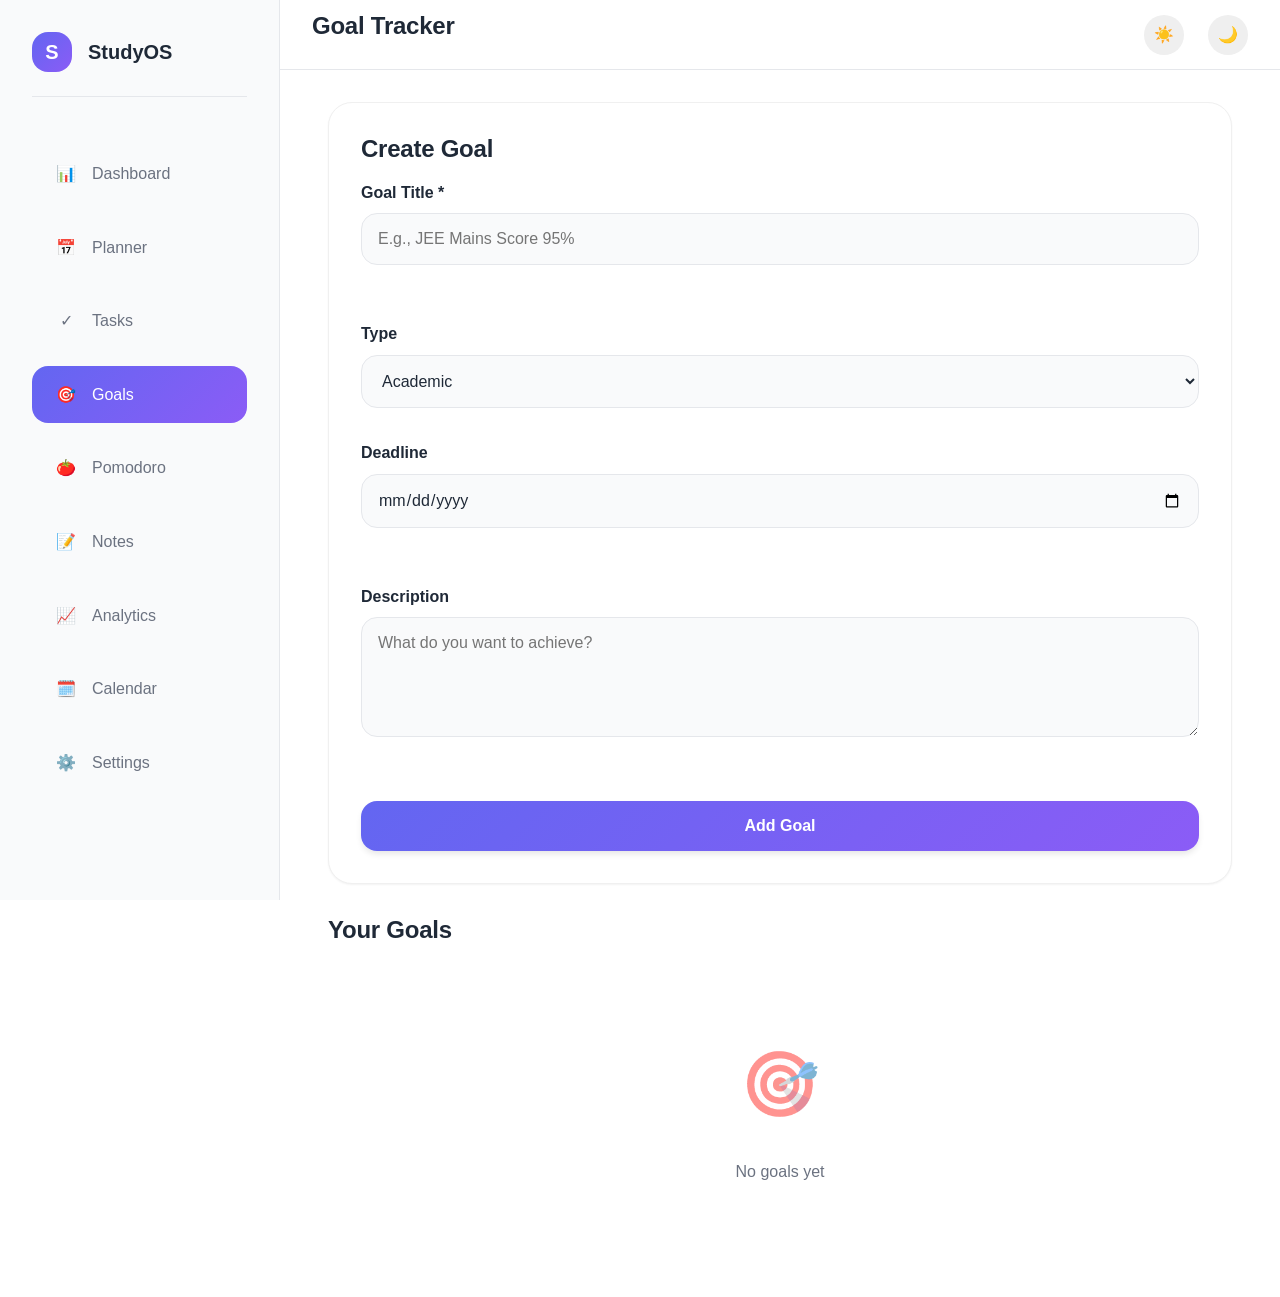
<file: Study OS/goals.html>
<!DOCTYPE html>
<html lang="en">
<head>
  <meta charset="UTF-8">
  <meta name="viewport" content="width=device-width, initial-scale=1.0">
  <title>Goals - StudyOS</title>
  <link rel="stylesheet" href="css/style.css">
  <link rel="stylesheet" href="css/responsive.css">
</head>
<body data-theme="light">
  <aside class="sidebar">
    <div class="sidebar-header"><div class="sidebar-logo">S</div><span class="sidebar-brand">StudyOS</span></div>
    <nav><ul class="sidebar-nav">
      <li class="sidebar-nav-item"><a href="dashboard.html" class="sidebar-nav-link"><span class="sidebar-nav-icon">📊</span> Dashboard</a></li>
      <li class="sidebar-nav-item"><a href="planner.html" class="sidebar-nav-link"><span class="sidebar-nav-icon">📅</span> Planner</a></li>
      <li class="sidebar-nav-item"><a href="tasks.html" class="sidebar-nav-link"><span class="sidebar-nav-icon">✓</span> Tasks</a></li>
      <li class="sidebar-nav-item"><a href="goals.html" class="sidebar-nav-link active"><span class="sidebar-nav-icon">🎯</span> Goals</a></li>
      <li class="sidebar-nav-item"><a href="pomodoro.html" class="sidebar-nav-link"><span class="sidebar-nav-icon">🍅</span> Pomodoro</a></li>
      <li class="sidebar-nav-item"><a href="notes.html" class="sidebar-nav-link"><span class="sidebar-nav-icon">📝</span> Notes</a></li>
      <li class="sidebar-nav-item"><a href="analytics.html" class="sidebar-nav-link"><span class="sidebar-nav-icon">📈</span> Analytics</a></li>
      <li class="sidebar-nav-item"><a href="calendar.html" class="sidebar-nav-link"><span class="sidebar-nav-icon">🗓️</span> Calendar</a></li>
      <li class="sidebar-nav-item"><a href="settings.html" class="sidebar-nav-link"><span class="sidebar-nav-icon">⚙️</span> Settings</a></li>
    </ul></nav>
  </aside>

  <nav class="navbar">
    <h2 class="navbar-brand">Goal Tracker</h2>
    <div class="navbar-actions">
      <button class="btn btn-icon" data-theme-btn="light">☀️</button>
      <button class="btn btn-icon" data-theme-btn="dark">🌙</button>
    </div>
  </nav>

  <main class="main-content">
    <div class="card" style="margin-bottom: var(--spacing-xl);">
      <h3>Create Goal</h3>
      <form id="goal-form" style="display: grid; gap: var(--spacing-lg);">
        <div class="form-group">
          <label for="goal-title">Goal Title *</label>
          <input type="text" id="goal-title" required placeholder="E.g., JEE Mains Score 95%">
        </div>
        <div class="grid-2">
          <div class="form-group">
            <label for="goal-type">Type</label>
            <select id="goal-type">
              <option value="academic">Academic</option>
              <option value="skill">Skill</option>
              <option value="placement">Placement</option>
              <option value="certification">Certification</option>
            </select>
          </div>
          <div class="form-group">
            <label for="goal-deadline">Deadline</label>
            <input type="date" id="goal-deadline">
          </div>
        </div>
        <div class="form-group">
          <label for="goal-description">Description</label>
          <textarea id="goal-description" placeholder="What do you want to achieve?"></textarea>
        </div>
        <button type="submit" class="btn btn-primary">Add Goal</button>
      </form>
    </div>

    <h3 style="margin-bottom: var(--spacing-lg);">Your Goals</h3>
    <div id="goals-list" style="display: grid; gap: var(--spacing-md);">
      <div class="empty-state"><div class="empty-state-icon">🎯</div><p>No goals yet. Create one to get started!</p></div>
    </div>
  </main>

  <script src="js/storage.js"></script>
  <script src="js/app.js"></script>
  <script src="js/notifications.js"></script>
  <script src="js/productivity-score.js"></script>
  <script src="js/achievements.js"></script>
  <script>
    document.addEventListener('DOMContentLoaded', () => {
      document.getElementById('goal-form').addEventListener('submit', (e) => {
        e.preventDefault();
        const goal = storage.addGoal({
          title: document.getElementById('goal-title').value,
          type: document.getElementById('goal-type').value,
          deadline: document.getElementById('goal-deadline').value,
          description: document.getElementById('goal-description').value
        });
        notifier.success('Goal created!');
        document.getElementById('goal-form').reset();
        displayGoals();
        achievements.checkAndUnlock('goal_setter');
      });
      displayGoals();
    });

    function displayGoals() {
      const goals = storage.getGoals();
      const container = document.getElementById('goals-list');
      if (goals.length === 0) {
        container.innerHTML = '<div class="empty-state"><div class="empty-state-icon">🎯</div><p>No goals yet</p></div>';
        return;
      }
      container.innerHTML = goals.map(goal => `
        <div class="card">
          <div class="flex-between">
            <div>
              <h4>${goal.title}</h4>
              <p style="color: var(--text-secondary);">${goal.type} ${goal.deadline ? '• Due ' + app.formatDate(goal.deadline) : ''}</p>
            </div>
            <button class="btn btn-sm btn-icon" onclick="storage.deleteGoal(${goal.id}); displayGoals();">🗑️</button>
          </div>
          <div class="progress-bar">
            <div class="progress-bar-fill" style="width: ${goal.progress || 0}%;">${goal.progress || 0}%</div>
          </div>
          <input type="range" min="0" max="100" value="${goal.progress || 0}" onchange="storage.updateGoal(${goal.id}, {progress: this.value}); displayGoals();" style="width: 100%; margin-top: var(--spacing-md);">
        </div>
      `).join('');
    }
  </script>
</body>
</html>
</file>
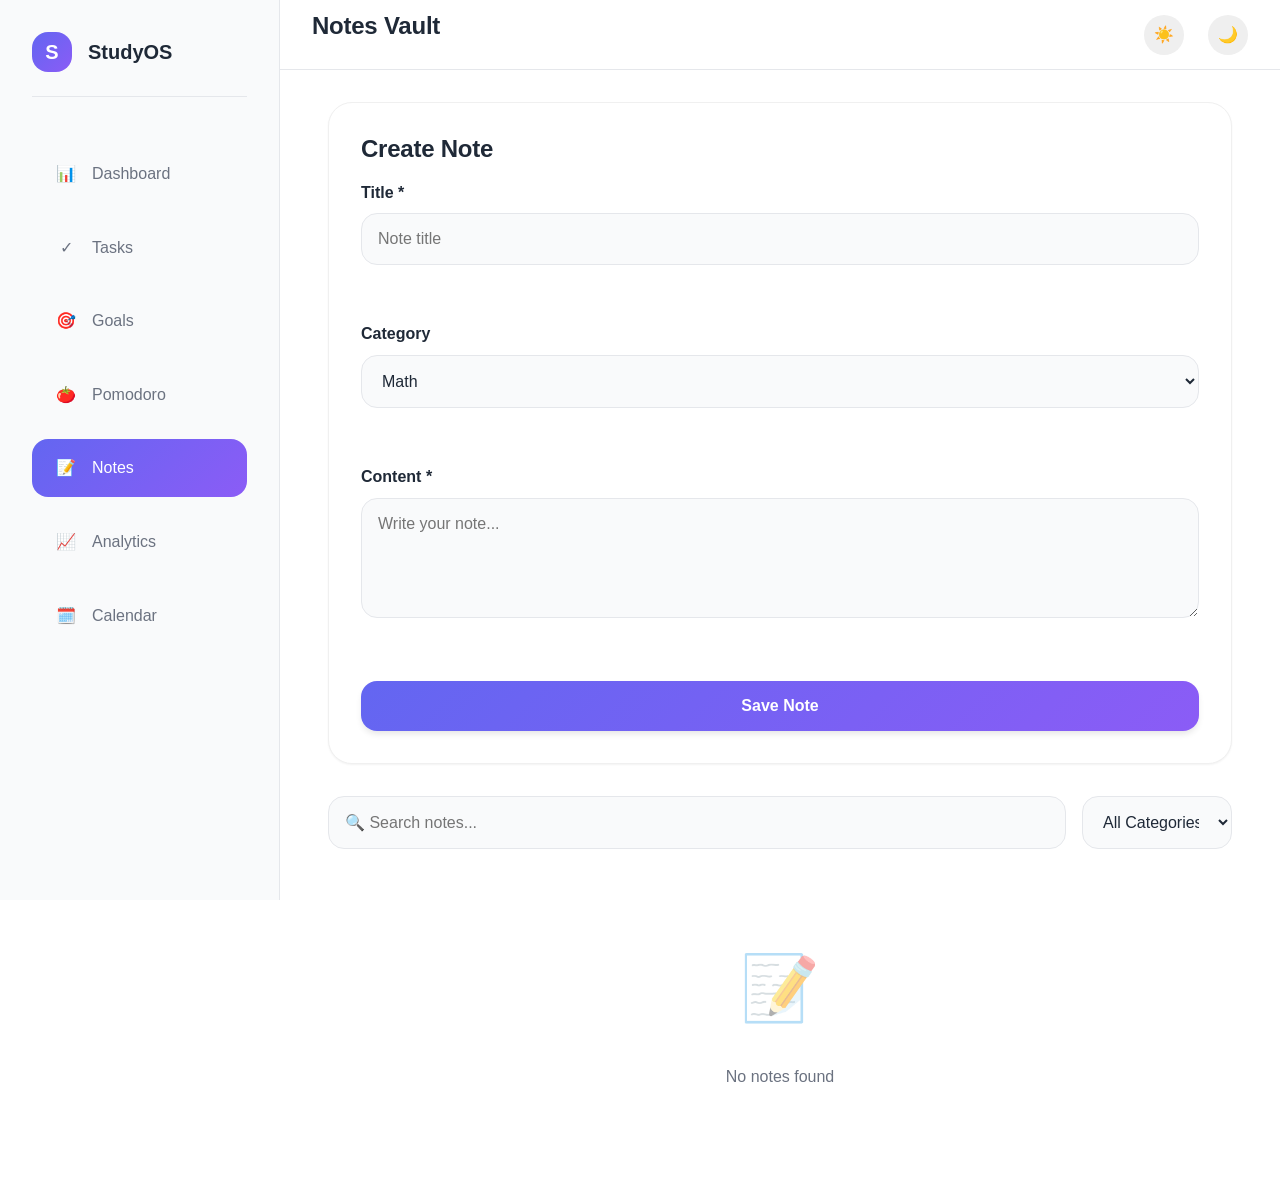
<file: Study OS/notes.html>
<!DOCTYPE html>
<html lang="en">
<head>
  <meta charset="UTF-8">
  <meta name="viewport" content="width=device-width, initial-scale=1.0">
  <title>Notes - StudyOS</title>
  <link rel="stylesheet" href="css/style.css">
  <link rel="stylesheet" href="css/responsive.css">
</head>
<body data-theme="light">
  <aside class="sidebar">
    <div class="sidebar-header"><div class="sidebar-logo">S</div><span class="sidebar-brand">StudyOS</span></div>
    <nav><ul class="sidebar-nav">
      <li class="sidebar-nav-item"><a href="dashboard.html" class="sidebar-nav-link"><span class="sidebar-nav-icon">📊</span> Dashboard</a></li>
      <li class="sidebar-nav-item"><a href="tasks.html" class="sidebar-nav-link"><span class="sidebar-nav-icon">✓</span> Tasks</a></li>
      <li class="sidebar-nav-item"><a href="goals.html" class="sidebar-nav-link"><span class="sidebar-nav-icon">🎯</span> Goals</a></li>
      <li class="sidebar-nav-item"><a href="pomodoro.html" class="sidebar-nav-link"><span class="sidebar-nav-icon">🍅</span> Pomodoro</a></li>
      <li class="sidebar-nav-item"><a href="notes.html" class="sidebar-nav-link active"><span class="sidebar-nav-icon">📝</span> Notes</a></li>
      <li class="sidebar-nav-item"><a href="analytics.html" class="sidebar-nav-link"><span class="sidebar-nav-icon">📈</span> Analytics</a></li>
      <li class="sidebar-nav-item"><a href="calendar.html" class="sidebar-nav-link"><span class="sidebar-nav-icon">🗓️</span> Calendar</a></li>
    </ul></nav>
  </aside>

  <nav class="navbar">
    <h2 class="navbar-brand">Notes Vault</h2>
    <div class="navbar-actions">
      <button class="btn btn-icon" data-theme-btn="light">☀️</button>
      <button class="btn btn-icon" data-theme-btn="dark">🌙</button>
    </div>
  </nav>

  <main class="main-content">
    <div class="card" style="margin-bottom: var(--spacing-xl);">
      <h3>Create Note</h3>
      <form id="note-form" style="display: grid; gap: var(--spacing-lg);">
        <div class="form-group">
          <label for="note-title">Title *</label>
          <input type="text" id="note-title" required placeholder="Note title">
        </div>
        <div class="form-group">
          <label for="note-category">Category</label>
          <select id="note-category">
            <option>Math</option>
            <option>Science</option>
            <option>English</option>
            <option>Personal</option>
            <option>Other</option>
          </select>
        </div>
        <div class="form-group">
          <label for="note-content">Content *</label>
          <textarea id="note-content" required placeholder="Write your note..."></textarea>
        </div>
        <button type="submit" class="btn btn-primary">Save Note</button>
      </form>
    </div>

    <div style="display: flex; gap: var(--spacing-md); margin-bottom: var(--spacing-lg);">
      <input type="text" id="search-notes" placeholder="🔍 Search notes..." style="flex: 1;">
      <select id="filter-notes" style="width: 150px;">
        <option value="">All Categories</option>
        <option value="pinned">📌 Pinned</option>
        <option value="favorite">❤️ Favorites</option>
      </select>
    </div>

    <div id="notes-list" style="display: grid; gap: var(--spacing-md);">
      <div class="empty-state"><div class="empty-state-icon">📝</div><p>No notes yet</p></div>
    </div>
  </main>

  <script src="js/storage.js"></script>
  <script src="js/app.js"></script>
  <script src="js/notifications.js"></script>
  <script>
    document.addEventListener('DOMContentLoaded', () => {
      document.getElementById('note-form').addEventListener('submit', (e) => {
        e.preventDefault();
        storage.addNote({
          title: document.getElementById('note-title').value,
          content: document.getElementById('note-content').value,
          category: document.getElementById('note-category').value
        });
        notifier.success('Note saved!');
        document.getElementById('note-form').reset();
        displayNotes();
      });

      document.getElementById('search-notes').addEventListener('input', displayNotes);
      document.getElementById('filter-notes').addEventListener('change', displayNotes);
      displayNotes();
    });

    function displayNotes() {
      let notes = storage.getNotes();
      const searchTerm = document.getElementById('search-notes').value.toLowerCase();
      const filter = document.getElementById('filter-notes').value;

      if (searchTerm) {
        notes = notes.filter(n => n.title.toLowerCase().includes(searchTerm) || n.content.toLowerCase().includes(searchTerm));
      }
      if (filter === 'pinned') notes = notes.filter(n => n.pinned);
      if (filter === 'favorite') notes = notes.filter(n => n.favorite);

      const container = document.getElementById('notes-list');
      if (notes.length === 0) {
        container.innerHTML = '<div class="empty-state"><div class="empty-state-icon">📝</div><p>No notes found</p></div>';
        return;
      }

      container.innerHTML = notes.map(note => `
        <div class="card">
          <div class="flex-between" style="margin-bottom: var(--spacing-md);">
            <div><h4>${note.title}</h4><p style="color: var(--text-secondary); font-size: 0.9rem;">${note.category}</p></div>
            <div style="display: flex; gap: var(--spacing-sm);">
              <button class="btn btn-icon btn-sm" onclick="togglePin(${note.id})" title="Pin">${note.pinned ? '📌' : '📍'}</button>
              <button class="btn btn-icon btn-sm" onclick="toggleFavorite(${note.id})" title="Favorite">${note.favorite ? '❤️' : '🤍'}</button>
              <button class="btn btn-icon btn-sm" onclick="deleteNote(${note.id})">🗑️</button>
            </div>
          </div>
          <p>${note.content}</p>
          <p style="color: var(--text-tertiary); font-size: 0.85rem; margin-top: var(--spacing-md);">${app.formatDate(note.createdAt)}</p>
        </div>
      `).join('');
    }

    function togglePin(id) {
      const note = storage.getNoteById(id);
      storage.updateNote(id, { pinned: !note.pinned });
      displayNotes();
    }

    function toggleFavorite(id) {
      const note = storage.getNoteById(id);
      storage.updateNote(id, { favorite: !note.favorite });
      displayNotes();
    }

    function deleteNote(id) {
      storage.deleteNote(id);
      notifier.success('Note deleted');
      displayNotes();
    }
  </script>
</body>
</html>
</file>
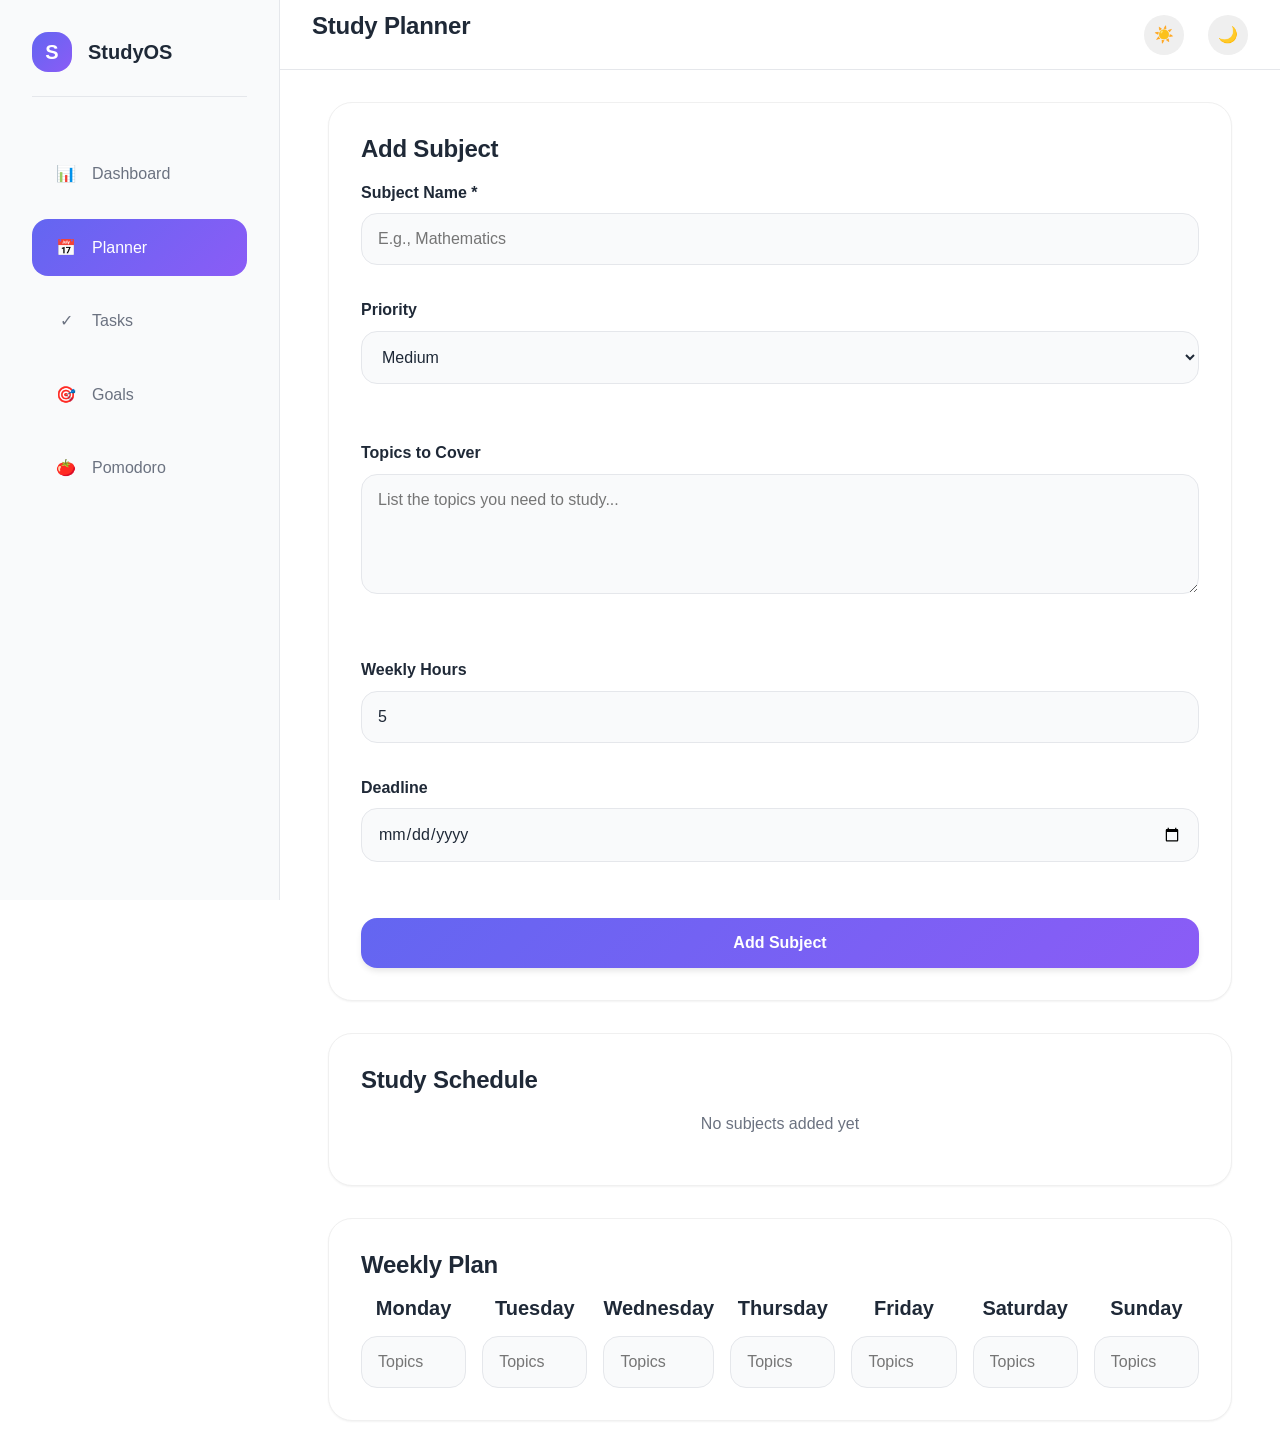
<file: Study OS/planner.html>
<!DOCTYPE html>
<html lang="en">
<head>
  <meta charset="UTF-8">
  <meta name="viewport" content="width=device-width, initial-scale=1.0">
  <title>Study Planner - StudyOS</title>
  <link rel="stylesheet" href="css/style.css">
  <link rel="stylesheet" href="css/responsive.css">
</head>
<body data-theme="light">
  <aside class="sidebar">
    <div class="sidebar-header"><div class="sidebar-logo">S</div><span class="sidebar-brand">StudyOS</span></div>
    <nav><ul class="sidebar-nav">
      <li class="sidebar-nav-item"><a href="dashboard.html" class="sidebar-nav-link"><span class="sidebar-nav-icon">📊</span> Dashboard</a></li>
      <li class="sidebar-nav-item"><a href="planner.html" class="sidebar-nav-link active"><span class="sidebar-nav-icon">📅</span> Planner</a></li>
      <li class="sidebar-nav-item"><a href="tasks.html" class="sidebar-nav-link"><span class="sidebar-nav-icon">✓</span> Tasks</a></li>
      <li class="sidebar-nav-item"><a href="goals.html" class="sidebar-nav-link"><span class="sidebar-nav-icon">🎯</span> Goals</a></li>
      <li class="sidebar-nav-item"><a href="pomodoro.html" class="sidebar-nav-link"><span class="sidebar-nav-icon">🍅</span> Pomodoro</a></li>
    </ul></nav>
  </aside>

  <nav class="navbar">
    <h2 class="navbar-brand">Study Planner</h2>
    <div class="navbar-actions">
      <button class="btn btn-icon" data-theme-btn="light">☀️</button>
      <button class="btn btn-icon" data-theme-btn="dark">🌙</button>
    </div>
  </nav>

  <main class="main-content">
    <div class="card" style="margin-bottom: var(--spacing-xl);">
      <h3>Add Subject</h3>
      <form id="subject-form" style="display: grid; gap: var(--spacing-lg);">
        <div class="grid-2">
          <div class="form-group">
            <label for="subject-name">Subject Name *</label>
            <input type="text" id="subject-name" required placeholder="E.g., Mathematics">
          </div>
          <div class="form-group">
            <label for="subject-priority">Priority</label>
            <select id="subject-priority">
              <option value="low">Low</option>
              <option value="medium" selected>Medium</option>
              <option value="high">High</option>
            </select>
          </div>
        </div>

        <div class="form-group">
          <label for="subject-description">Topics to Cover</label>
          <textarea id="subject-description" placeholder="List the topics you need to study..."></textarea>
        </div>

        <div class="grid-2">
          <div class="form-group">
            <label for="subject-hours">Weekly Hours</label>
            <input type="number" id="subject-hours" value="5" min="1" max="50">
          </div>
          <div class="form-group">
            <label for="subject-deadline">Deadline</label>
            <input type="date" id="subject-deadline">
          </div>
        </div>

        <button type="submit" class="btn btn-primary">Add Subject</button>
      </form>
    </div>

    <div class="card">
      <h3>Study Schedule</h3>
      <div id="schedule-list" style="display: grid; gap: var(--spacing-md);">
        <p style="text-align: center; color: var(--text-secondary);">No subjects added yet</p>
      </div>
    </div>

    <div class="card" style="margin-top: var(--spacing-xl);">
      <h3>Weekly Plan</h3>
      <div style="display: grid; grid-template-columns: repeat(7, 1fr); gap: var(--spacing-md);">
        <div style="text-align: center;">
          <h4>Monday</h4>
          <input type="text" placeholder="Topics" style="width: 100%;">
        </div>
        <div style="text-align: center;">
          <h4>Tuesday</h4>
          <input type="text" placeholder="Topics" style="width: 100%;">
        </div>
        <div style="text-align: center;">
          <h4>Wednesday</h4>
          <input type="text" placeholder="Topics" style="width: 100%;">
        </div>
        <div style="text-align: center;">
          <h4>Thursday</h4>
          <input type="text" placeholder="Topics" style="width: 100%;">
        </div>
        <div style="text-align: center;">
          <h4>Friday</h4>
          <input type="text" placeholder="Topics" style="width: 100%;">
        </div>
        <div style="text-align: center;">
          <h4>Saturday</h4>
          <input type="text" placeholder="Topics" style="width: 100%;">
        </div>
        <div style="text-align: center;">
          <h4>Sunday</h4>
          <input type="text" placeholder="Topics" style="width: 100%;">
        </div>
      </div>
    </div>
  </main>

  <script src="js/storage.js"></script>
  <script src="js/app.js"></script>
  <script src="js/notifications.js"></script>
  <script>
    document.addEventListener('DOMContentLoaded', () => {
      document.getElementById('subject-form').addEventListener('submit', (e) => {
        e.preventDefault();
        const subject = storage.addSubject({
          name: document.getElementById('subject-name').value,
          priority: document.getElementById('subject-priority').value,
          description: document.getElementById('subject-description').value,
          weeklyHours: parseInt(document.getElementById('subject-hours').value),
          deadline: document.getElementById('subject-deadline').value
        });
        notifier.success('Subject added to your study plan!');
        document.getElementById('subject-form').reset();
        displaySchedule();
      });
      displaySchedule();
    });

    function displaySchedule() {
      const subjects = storage.getSubjects();
      const container = document.getElementById('schedule-list');
      
      if (subjects.length === 0) {
        container.innerHTML = '<p style="text-align: center; color: var(--text-secondary);">No subjects added yet</p>';
        return;
      }

      container.innerHTML = subjects.map(s => `
        <div class="card" style="padding: var(--spacing-lg);">
          <div class="flex-between" style="margin-bottom: var(--spacing-lg);">
            <div>
              <h4>${s.name}</h4>
              <p style="color: var(--text-secondary); margin: var(--spacing-sm) 0 0 0;">
                ${s.weeklyHours}h/week ${s.deadline ? '• Due ' + app.formatDate(s.deadline) : ''}
              </p>
            </div>
            <button class="btn btn-icon btn-sm" onclick="storage.deleteSubject(${s.id}); displaySchedule();">🗑️</button>
          </div>
          <p style="color: var(--text-secondary); font-size: 0.9rem;">${s.description || 'No description'}</p>
        </div>
      `).join('');
    }
  </script>
</body>
</html>
</file>
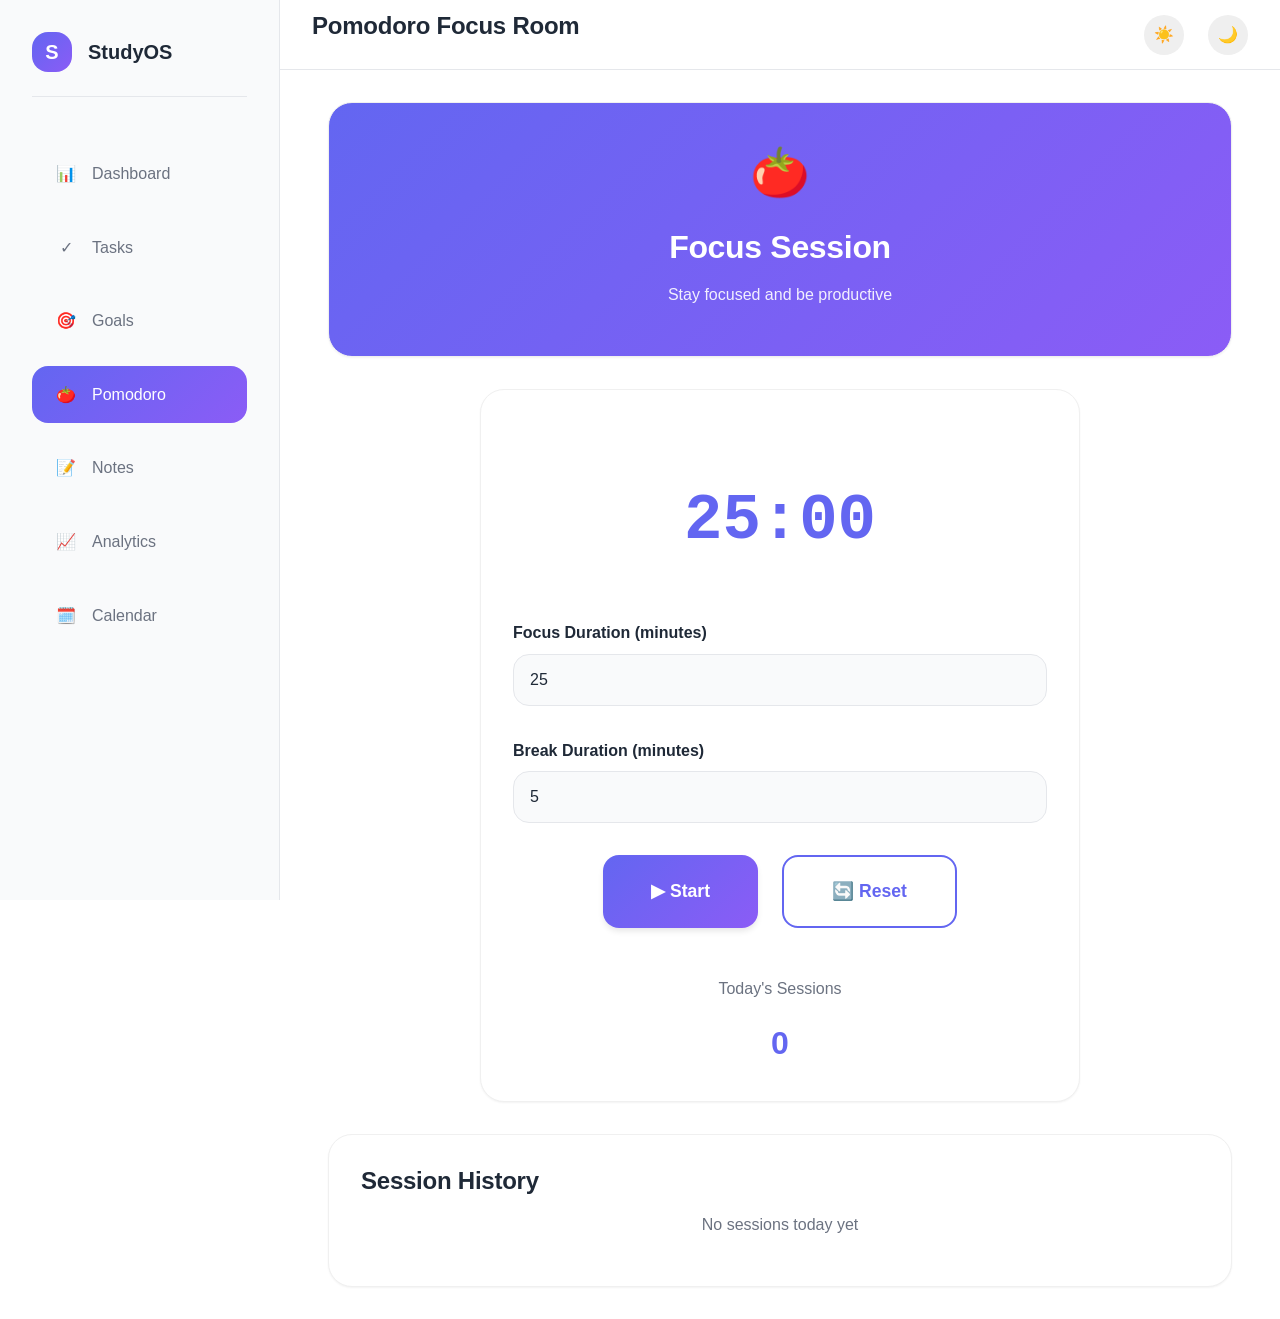
<file: Study OS/pomodoro.html>
<!DOCTYPE html>
<html lang="en">
<head>
  <meta charset="UTF-8">
  <meta name="viewport" content="width=device-width, initial-scale=1.0">
  <title>Pomodoro Focus - StudyOS</title>
  <link rel="stylesheet" href="css/style.css">
  <link rel="stylesheet" href="css/responsive.css">
  <style>
    .timer-display {
      font-size: 4rem;
      font-weight: 700;
      text-align: center;
      margin: var(--spacing-2xl) 0;
      font-family: 'Courier New', monospace;
      color: var(--primary-color);
    }
    .timer-controls {
      display: flex;
      gap: var(--spacing-lg);
      justify-content: center;
      flex-wrap: wrap;
    }
  </style>
</head>
<body data-theme="light">
  <aside class="sidebar">
    <div class="sidebar-header"><div class="sidebar-logo">S</div><span class="sidebar-brand">StudyOS</span></div>
    <nav><ul class="sidebar-nav">
      <li class="sidebar-nav-item"><a href="dashboard.html" class="sidebar-nav-link"><span class="sidebar-nav-icon">📊</span> Dashboard</a></li>
      <li class="sidebar-nav-item"><a href="tasks.html" class="sidebar-nav-link"><span class="sidebar-nav-icon">✓</span> Tasks</a></li>
      <li class="sidebar-nav-item"><a href="goals.html" class="sidebar-nav-link"><span class="sidebar-nav-icon">🎯</span> Goals</a></li>
      <li class="sidebar-nav-item"><a href="pomodoro.html" class="sidebar-nav-link active"><span class="sidebar-nav-icon">🍅</span> Pomodoro</a></li>
      <li class="sidebar-nav-item"><a href="notes.html" class="sidebar-nav-link"><span class="sidebar-nav-icon">📝</span> Notes</a></li>
      <li class="sidebar-nav-item"><a href="analytics.html" class="sidebar-nav-link"><span class="sidebar-nav-icon">📈</span> Analytics</a></li>
      <li class="sidebar-nav-item"><a href="calendar.html" class="sidebar-nav-link"><span class="sidebar-nav-icon">🗓️</span> Calendar</a></li>
    </ul></nav>
  </aside>

  <nav class="navbar">
    <h2 class="navbar-brand">Pomodoro Focus Room</h2>
    <div class="navbar-actions">
      <button class="btn btn-icon" data-theme-btn="light">☀️</button>
      <button class="btn btn-icon" data-theme-btn="dark">🌙</button>
    </div>
  </nav>

  <main class="main-content">
    <div class="card card-gradient" style="text-align: center; margin-bottom: var(--spacing-xl);">
      <div style="font-size: 3rem; margin-bottom: var(--spacing-md);">🍅</div>
      <h2 style="color: white;">Focus Session</h2>
      <p style="color: rgba(255,255,255,0.9);">Stay focused and be productive</p>
    </div>

    <div class="card" style="max-width: 600px; margin: 0 auto;">
      <div class="timer-display" id="timer-display">25:00</div>
      
      <div style="margin-bottom: var(--spacing-xl);">
        <div class="grid-2" style="margin-bottom: var(--spacing-lg);">
          <div class="form-group">
            <label for="focus-duration">Focus Duration (minutes)</label>
            <input type="number" id="focus-duration" value="25" min="1" max="120">
          </div>
          <div class="form-group">
            <label for="break-duration">Break Duration (minutes)</label>
            <input type="number" id="break-duration" value="5" min="1" max="30">
          </div>
        </div>
      </div>

      <div class="timer-controls">
        <button class="btn btn-primary btn-lg" id="start-btn" onclick="startTimer()">▶ Start</button>
        <button class="btn btn-secondary btn-lg" id="pause-btn" onclick="pauseTimer()" style="display: none;">⏸ Pause</button>
        <button class="btn btn-outline btn-lg" onclick="resetTimer()">🔄 Reset</button>
      </div>

      <div style="margin-top: var(--spacing-2xl); text-align: center;">
        <p style="color: var(--text-secondary); margin-bottom: var(--spacing-md);">Today's Sessions</p>
        <div style="font-size: 2rem; font-weight: 700; color: var(--primary-color);" id="session-count">0</div>
      </div>
    </div>

    <div class="card" style="margin-top: var(--spacing-xl);">
      <h3>Session History</h3>
      <div id="session-history" style="display: grid; gap: var(--spacing-md);">
        <p style="text-align: center; color: var(--text-secondary);">No sessions today yet</p>
      </div>
    </div>
  </main>

  <script src="js/storage.js"></script>
  <script src="js/app.js"></script>
  <script src="js/notifications.js"></script>
  <script src="js/pomodoro.js"></script>
</body>
</html>
</file>
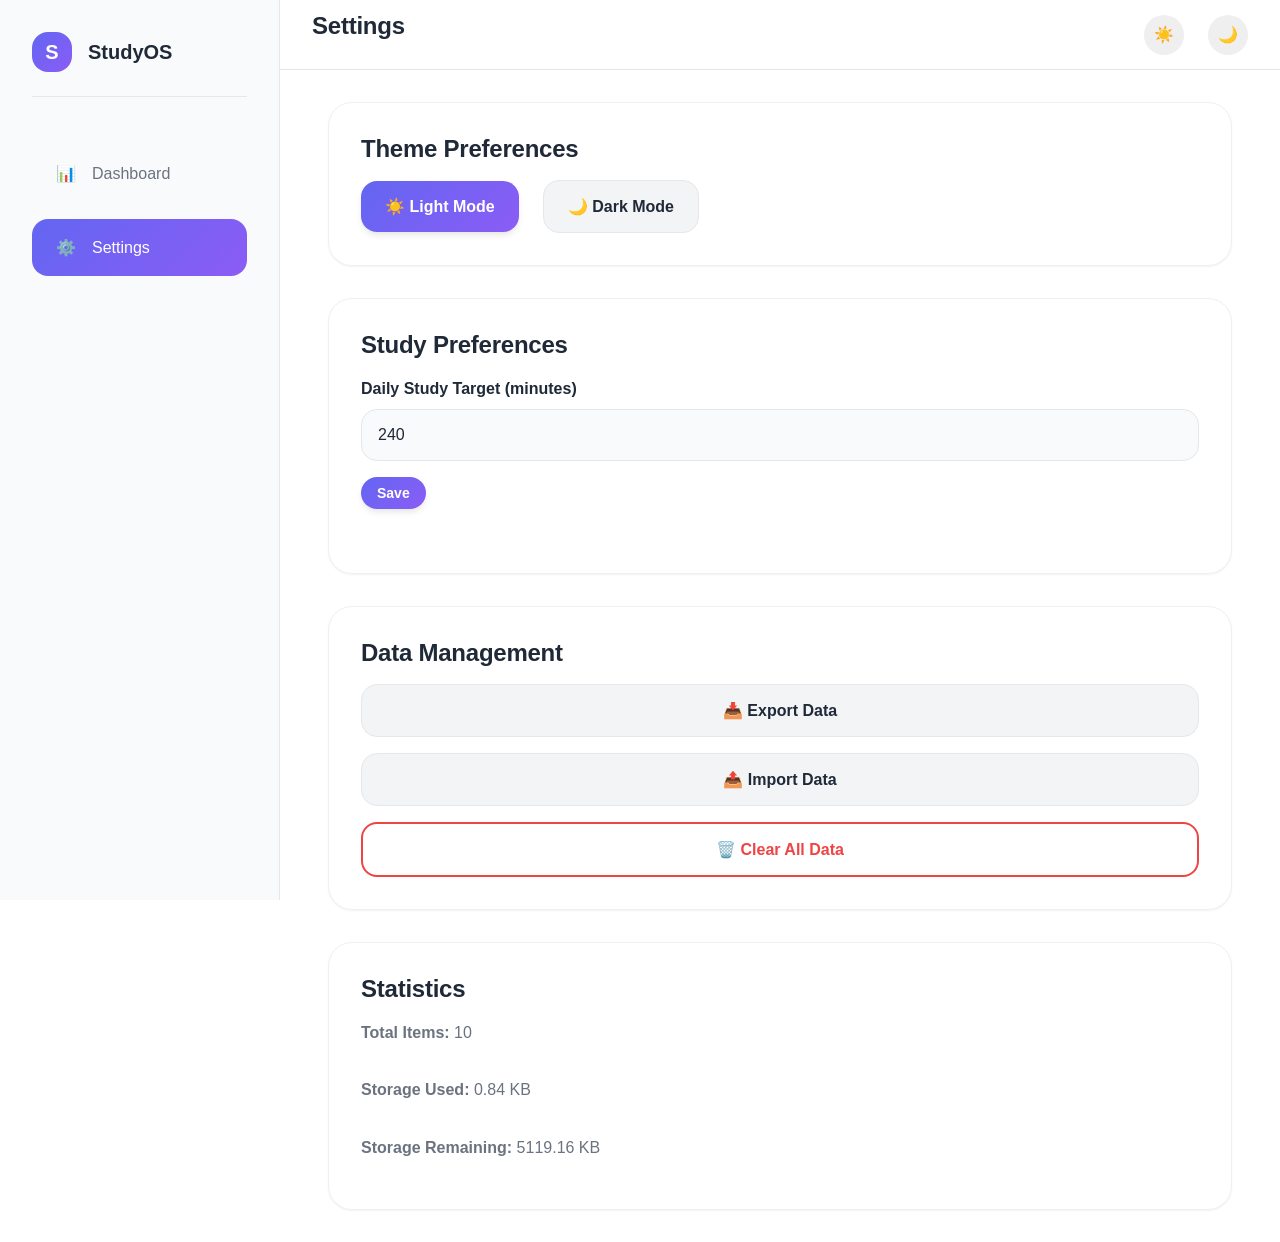
<file: Study OS/settings.html>
<!DOCTYPE html>
<html lang="en">
<head>
  <meta charset="UTF-8">
  <meta name="viewport" content="width=device-width, initial-scale=1.0">
  <title>Settings - StudyOS</title>
  <link rel="stylesheet" href="css/style.css">
  <link rel="stylesheet" href="css/responsive.css">
</head>
<body data-theme="light">
  <aside class="sidebar">
    <div class="sidebar-header"><div class="sidebar-logo">S</div><span class="sidebar-brand">StudyOS</span></div>
    <nav><ul class="sidebar-nav">
      <li class="sidebar-nav-item"><a href="dashboard.html" class="sidebar-nav-link"><span class="sidebar-nav-icon">📊</span> Dashboard</a></li>
      <li class="sidebar-nav-item"><a href="settings.html" class="sidebar-nav-link active"><span class="sidebar-nav-icon">⚙️</span> Settings</a></li>
    </ul></nav>
  </aside>

  <nav class="navbar">
    <h2 class="navbar-brand">Settings</h2>
    <div class="navbar-actions">
      <button class="btn btn-icon" data-theme-btn="light">☀️</button>
      <button class="btn btn-icon" data-theme-btn="dark">🌙</button>
    </div>
  </nav>

  <main class="main-content">
    <div class="card" style="margin-bottom: var(--spacing-xl);">
      <h3>Theme Preferences</h3>
      <div style="display: flex; gap: var(--spacing-lg); align-items: center;">
        <button class="btn btn-primary" data-theme-btn="light">☀️ Light Mode</button>
        <button class="btn btn-secondary" data-theme-btn="dark">🌙 Dark Mode</button>
      </div>
    </div>

    <div class="card" style="margin-bottom: var(--spacing-xl);">
      <h3>Study Preferences</h3>
      <div class="form-group">
        <label for="daily-target">Daily Study Target (minutes)</label>
        <input type="number" id="daily-target" value="240" min="30" max="720">
        <button class="btn btn-sm btn-primary" style="margin-top: var(--spacing-md);" onclick="saveDailyTarget()">Save</button>
      </div>
    </div>

    <div class="card" style="margin-bottom: var(--spacing-xl);">
      <h3>Data Management</h3>
      <div style="display: grid; gap: var(--spacing-md);">
        <button class="btn btn-secondary" onclick="downloadData();">📥 Export Data</button>
        <button class="btn btn-secondary" onclick="importDataDialog();">📤 Import Data</button>
        <input type="file" id="import-file" accept=".json" style="display: none;">
        <button class="btn btn-outline btn-danger" onclick="confirmClear();" style="border-color: var(--accent-red); color: var(--accent-red);">🗑️ Clear All Data</button>
      </div>
    </div>

    <div class="card">
      <h3>Statistics</h3>
      <div id="storage-stats" style="display: grid; gap: var(--spacing-md);"></div>
    </div>
  </main>

  <script src="js/storage.js"></script>
  <script src="js/app.js"></script>
  <script src="js/notifications.js"></script>
  <script>
    document.addEventListener('DOMContentLoaded', () => {
      displayStats();
      document.getElementById('daily-target').value = storage.getUserPreferences().dailyTarget || 240;
    });

    function saveDailyTarget() {
      const target = parseInt(document.getElementById('daily-target').value);
      storage.updateUserPreference('dailyTarget', target);
      notifier.success('Daily target updated!');
    }

    function downloadData() {
      storage.downloadDataAsFile();
      notifier.success('Data exported!');
    }

    function importDataDialog() {
      const input = document.getElementById('import-file');
      input.click();
      input.addEventListener('change', (e) => {
        const file = e.target.files[0];
        if (!file) return;
        const reader = new FileReader();
        reader.onload = (event) => {
          if (storage.importData(event.target.result)) {
            notifier.success('Data imported!');
            location.reload();
          } else {
            notifier.error('Failed to import data');
          }
        };
        reader.readAsText(file);
      });
    }

    function confirmClear() {
      app.confirm('Are you sure? This will delete all your data!', () => {
        storage.clear();
        notifier.success('All data cleared');
        location.reload();
      });
    }

    function displayStats() {
      const stats = storage.getStorageStats();
      document.getElementById('storage-stats').innerHTML = `
        <p><strong>Total Items:</strong> ${stats.itemCount}</p>
        <p><strong>Storage Used:</strong> ${stats.totalSizeKB} KB</p>
        <p><strong>Storage Remaining:</strong> ${stats.limits.remaining.toFixed(2)} KB</p>
      `;
    }
  </script>
</body>
</html>
</file>
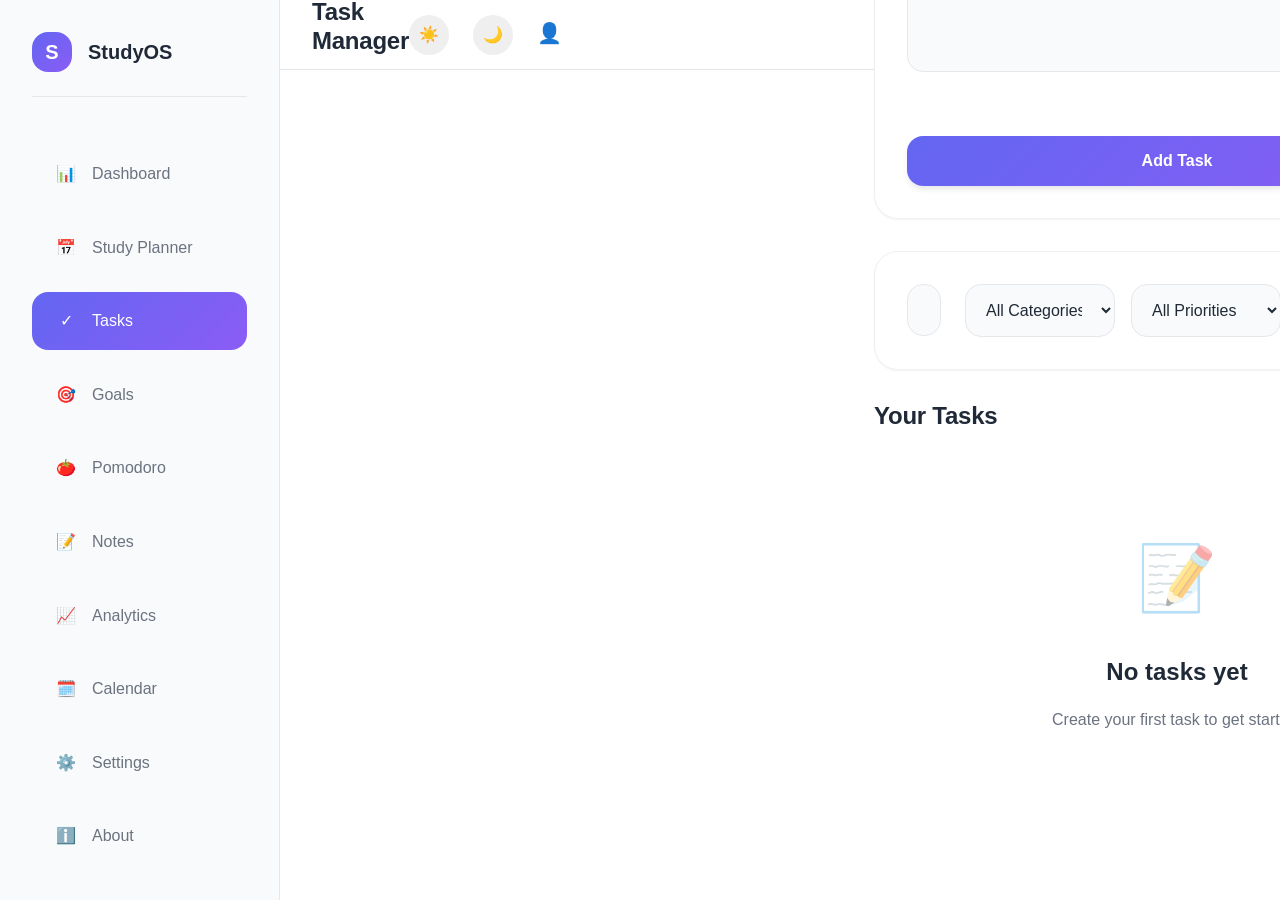
<file: Study OS/tasks.html>
<!DOCTYPE html>
<html lang="en">
<head>
  <meta charset="UTF-8">
  <meta name="viewport" content="width=device-width, initial-scale=1.0">
  <title>Task Manager - StudyOS</title>
  <link rel="stylesheet" href="css/style.css">
  <link rel="stylesheet" href="css/responsive.css">
  <link rel="stylesheet" href="css/tasks.css">
</head>
<body data-theme="light">
  <aside class="sidebar">
    <div class="sidebar-header">
      <div class="sidebar-logo">S</div>
      <span class="sidebar-brand">StudyOS</span>
    </div>
    <nav>
      <ul class="sidebar-nav">
        <li class="sidebar-nav-item"><a href="dashboard.html" class="sidebar-nav-link"><span class="sidebar-nav-icon">📊</span> Dashboard</a></li>
        <li class="sidebar-nav-item"><a href="planner.html" class="sidebar-nav-link"><span class="sidebar-nav-icon">📅</span> Study Planner</a></li>
        <li class="sidebar-nav-item"><a href="tasks.html" class="sidebar-nav-link active"><span class="sidebar-nav-icon">✓</span> Tasks</a></li>
        <li class="sidebar-nav-item"><a href="goals.html" class="sidebar-nav-link"><span class="sidebar-nav-icon">🎯</span> Goals</a></li>
        <li class="sidebar-nav-item"><a href="pomodoro.html" class="sidebar-nav-link"><span class="sidebar-nav-icon">🍅</span> Pomodoro</a></li>
        <li class="sidebar-nav-item"><a href="notes.html" class="sidebar-nav-link"><span class="sidebar-nav-icon">📝</span> Notes</a></li>
        <li class="sidebar-nav-item"><a href="analytics.html" class="sidebar-nav-link"><span class="sidebar-nav-icon">📈</span> Analytics</a></li>
        <li class="sidebar-nav-item"><a href="calendar.html" class="sidebar-nav-link"><span class="sidebar-nav-icon">🗓️</span> Calendar</a></li>
        <li class="sidebar-nav-item"><a href="settings.html" class="sidebar-nav-link"><span class="sidebar-nav-icon">⚙️</span> Settings</a></li>
        <li class="sidebar-nav-item"><a href="about.html" class="sidebar-nav-link"><span class="sidebar-nav-icon">ℹ️</span> About</a></li>
      </ul>
    </nav>
  </aside>

  <nav class="navbar">
    <h2 class="navbar-brand" id="page-title">Task Manager</h2>
    <div class="navbar-actions">
      <button class="btn btn-icon" data-theme-btn="light">☀️</button>
      <button class="btn btn-icon" data-theme-btn="dark">🌙</button>
      <div class="dropdown">
        <button class="dropdown-trigger">👤</button>
        <div class="dropdown-menu">
          <a href="settings.html" class="dropdown-item">Settings</a>
          <div class="dropdown-divider"></div>
          <a href="index.html" class="dropdown-item">Back to Home</a>
        </div>
      </div>
    </div>
  </navbar>

  <main class="main-content">
    <div class="breadcrumb">
      <span class="breadcrumb-item active">Task Manager</span>
    </div>

    <!-- ADD TASK SECTION -->
    <div class="card" style="margin-bottom: var(--spacing-xl);">
      <h3 style="margin-bottom: var(--spacing-lg);">Create New Task</h3>
      <form id="add-task-form" style="display: grid; gap: var(--spacing-lg);">
        <div class="grid-2">
          <div class="form-group">
            <label for="task-title">Task Title *</label>
            <input type="text" id="task-title" name="title" required placeholder="Enter task title">
          </div>
          <div class="form-group">
            <label for="task-category">Category</label>
            <select id="task-category" name="category">
              <option>Select a category</option>
              <option>Math</option>
              <option>Science</option>
              <option>English</option>
              <option>History</option>
              <option>Project</option>
              <option>Assignment</option>
              <option>Other</option>
            </select>
          </div>
        </div>

        <div class="grid-2">
          <div class="form-group">
            <label for="task-priority">Priority</label>
            <select id="task-priority" name="priority">
              <option value="low">🟢 Low</option>
              <option value="medium" selected>🟡 Medium</option>
              <option value="high">🔴 High</option>
              <option value="urgent">⚡ Urgent</option>
            </select>
          </div>
          <div class="form-group">
            <label for="task-due-date">Due Date</label>
            <input type="date" id="task-due-date" name="dueDate">
          </div>
        </div>

        <div class="form-group">
          <label for="task-description">Description</label>
          <textarea id="task-description" name="description" placeholder="Add task details..."></textarea>
        </div>

        <button type="submit" class="btn btn-primary">Add Task</button>
      </form>
    </div>

    <!-- FILTERS & SEARCH -->
    <div class="card" style="margin-bottom: var(--spacing-xl);">
      <div class="flex-between">
        <div style="flex: 1;">
          <input type="text" id="search-tasks" placeholder="🔍 Search tasks..." style="margin-bottom: 0;">
        </div>
        <div style="display: flex; gap: var(--spacing-md); margin-left: var(--spacing-lg);">
          <select id="filter-category" style="width: 150px;">
            <option value="">All Categories</option>
          </select>
          <select id="filter-priority" style="width: 150px;">
            <option value="">All Priorities</option>
            <option value="low">Low</option>
            <option value="medium">Medium</option>
            <option value="high">High</option>
            <option value="urgent">Urgent</option>
          </select>
          <select id="filter-status" style="width: 150px;">
            <option value="">All Tasks</option>
            <option value="pending">Pending</option>
            <option value="completed">Completed</option>
          </select>
        </div>
      </div>
    </div>

    <!-- TASKS LIST -->
    <div class="section">
      <h3 class="section-title">Your Tasks</h3>
      <div id="tasks-list" style="display: grid; gap: var(--spacing-md);">
        <!-- Populated by JS -->
      </div>
    </div>
  </main>

  <!-- EDIT TASK MODAL -->
  <div class="modal-backdrop" id="edit-task-modal">
    <div class="modal">
      <div class="modal-header">
        <h3 class="modal-title">Edit Task</h3>
        <button class="modal-close">×</button>
      </div>
      <form id="edit-task-form" style="display: grid; gap: var(--spacing-lg);">
        <div class="form-group">
          <label for="edit-task-title">Task Title *</label>
          <input type="text" id="edit-task-title" required>
        </div>
        <div class="grid-2">
          <div class="form-group">
            <label for="edit-task-priority">Priority</label>
            <select id="edit-task-priority">
              <option value="low">Low</option>
              <option value="medium">Medium</option>
              <option value="high">High</option>
              <option value="urgent">Urgent</option>
            </select>
          </div>
          <div class="form-group">
            <label for="edit-task-due-date">Due Date</label>
            <input type="date" id="edit-task-due-date">
          </div>
        </div>
        <div class="modal-footer">
          <button type="button" class="btn btn-secondary" onclick="app.closeModal('#edit-task-modal')">Cancel</button>
          <button type="submit" class="btn btn-primary">Save Changes</button>
        </div>
      </form>
    </div>
  </div>

  <script src="js/storage.js"></script>
  <script src="js/app.js"></script>
  <script src="js/notifications.js"></script>
  <script src="js/productivity-score.js"></script>
  <script src="js/achievements.js"></script>
  <script src="js/validation.js"></script>
  <script src="js/tasks.js"></script>
</body>
</html>
</file>
<file: Study OS/css/style.css>
/* ========================================
   STUDYOS - GLOBAL DESIGN SYSTEM
   Production-Ready SaaS Dashboard
   ======================================== */

/* ========================================
   CSS VARIABLES & COLOR SYSTEM
   ======================================== */

:root {
  /* PRIMARY COLORS */
  --primary-color: #6366f1;
  --primary-light: #818cf8;
  --primary-dark: #4f46e5;
  --primary-gradient: linear-gradient(135deg, #6366f1 0%, #8b5cf6 100%);
  
  /* SECONDARY COLORS */
  --secondary-color: #8b5cf6;
  --secondary-light: #a78bfa;
  --secondary-dark: #7c3aed;
  
  /* ACCENT COLORS */
  --accent-blue: #0ea5e9;
  --accent-green: #10b981;
  --accent-yellow: #f59e0b;
  --accent-red: #ef4444;
  --accent-pink: #ec4899;
  
  /* NEUTRAL COLORS - LIGHT MODE */
  --bg-primary: #ffffff;
  --bg-secondary: #f9fafb;
  --bg-tertiary: #f3f4f6;
  --text-primary: #1f2937;
  --text-secondary: #6b7280;
  --text-tertiary: #9ca3af;
  --border-color: #e5e7eb;
  --border-light: #f0f0f0;
  
  /* NEUTRAL COLORS - DARK MODE */
  --dark-bg-primary: #0f172a;
  --dark-bg-secondary: #1e293b;
  --dark-bg-tertiary: #334155;
  --dark-text-primary: #f8fafc;
  --dark-text-secondary: #cbd5e1;
  --dark-text-tertiary: #94a3b8;
  --dark-border-color: #475569;
  --dark-border-light: #1e293b;
  
  /* GLASSMORPHISM */
  --glass-bg: rgba(255, 255, 255, 0.95);
  --glass-border: rgba(255, 255, 255, 0.2);
  --dark-glass-bg: rgba(15, 23, 42, 0.95);
  --dark-glass-border: rgba(255, 255, 255, 0.1);
  
  /* SHADOWS */
  --shadow-sm: 0 1px 2px 0 rgba(0, 0, 0, 0.05);
  --shadow-md: 0 4px 6px -1px rgba(0, 0, 0, 0.1);
  --shadow-lg: 0 10px 15px -3px rgba(0, 0, 0, 0.1);
  --shadow-xl: 0 20px 25px -5px rgba(0, 0, 0, 0.1);
  --shadow-2xl: 0 25px 50px -12px rgba(0, 0, 0, 0.25);
  
  /* SPACING */
  --spacing-xs: 0.25rem;
  --spacing-sm: 0.5rem;
  --spacing-md: 1rem;
  --spacing-lg: 1.5rem;
  --spacing-xl: 2rem;
  --spacing-2xl: 3rem;
  --spacing-3xl: 4rem;
  
  /* BORDER RADIUS */
  --radius-sm: 0.375rem;
  --radius-md: 0.5rem;
  --radius-lg: 1rem;
  --radius-xl: 1.5rem;
  --radius-2xl: 2rem;
  
  /* TRANSITIONS */
  --transition-fast: 150ms ease-in-out;
  --transition-base: 300ms ease-in-out;
  --transition-slow: 500ms ease-in-out;
  
  /* Z-INDEX SYSTEM */
  --z-dropdown: 100;
  --z-sticky: 200;
  --z-fixed: 300;
  --z-modal-backdrop: 400;
  --z-modal: 500;
  --z-tooltip: 600;
  --z-notification: 700;
}

/* DARK MODE */
[data-theme="dark"] {
  --bg-primary: var(--dark-bg-primary);
  --bg-secondary: var(--dark-bg-secondary);
  --bg-tertiary: var(--dark-bg-tertiary);
  --text-primary: var(--dark-text-primary);
  --text-secondary: var(--dark-text-secondary);
  --text-tertiary: var(--dark-text-tertiary);
  --border-color: var(--dark-border-color);
  --border-light: var(--dark-border-light);
  --glass-bg: var(--dark-glass-bg);
  --glass-border: var(--dark-glass-border);
}

/* ========================================
   RESET & BASE STYLES
   ======================================== */

* {
  margin: 0;
  padding: 0;
  box-sizing: border-box;
}

html {
  scroll-behavior: smooth;
  -webkit-font-smoothing: antialiased;
  -moz-osx-font-smoothing: grayscale;
}

body {
  font-family: -apple-system, BlinkMacSystemFont, 'Segoe UI', 'Roboto', 'Oxygen',
    'Ubuntu', 'Cantarell', 'Fira Sans', 'Droid Sans', 'Helvetica Neue', sans-serif;
  font-size: 16px;
  line-height: 1.6;
  color: var(--text-primary);
  background-color: var(--bg-primary);
  transition: background-color var(--transition-base), color var(--transition-base);
}

/* ========================================
   TYPOGRAPHY
   ======================================== */

h1, h2, h3, h4, h5, h6 {
  font-weight: 700;
  line-height: 1.2;
  margin-bottom: var(--spacing-md);
  color: var(--text-primary);
}

h1 {
  font-size: 2.5rem;
  letter-spacing: -0.02em;
}

h2 {
  font-size: 2rem;
  letter-spacing: -0.01em;
}

h3 {
  font-size: 1.5rem;
  letter-spacing: -0.01em;
}

h4 {
  font-size: 1.25rem;
}

h5 {
  font-size: 1.1rem;
}

h6 {
  font-size: 1rem;
  font-weight: 600;
}

p {
  margin-bottom: var(--spacing-md);
  color: var(--text-secondary);
}

a {
  color: var(--primary-color);
  text-decoration: none;
  transition: color var(--transition-fast);
}

a:hover {
  color: var(--primary-dark);
}

/* ========================================
   BUTTONS
   ======================================== */

.btn {
  display: inline-flex;
  align-items: center;
  justify-content: center;
  gap: var(--spacing-sm);
  padding: var(--spacing-md) var(--spacing-lg);
  font-size: 1rem;
  font-weight: 600;
  border: none;
  border-radius: var(--radius-lg);
  cursor: pointer;
  transition: all var(--transition-base);
  text-decoration: none;
  white-space: nowrap;
  user-select: none;
  position: relative;
  overflow: hidden;
}

.btn::before {
  content: '';
  position: absolute;
  top: 50%;
  left: 50%;
  width: 0;
  height: 0;
  border-radius: 50%;
  background: rgba(255, 255, 255, 0.3);
  transform: translate(-50%, -50%);
  transition: width var(--transition-base), height var(--transition-base);
}

.btn:active::before {
  width: 100%;
  height: 100%;
}

/* PRIMARY BUTTON */
.btn-primary {
  background: var(--primary-gradient);
  color: white;
  box-shadow: var(--shadow-md);
}

.btn-primary:hover {
  transform: translateY(-2px);
  box-shadow: var(--shadow-xl);
}

/* SECONDARY BUTTON */
.btn-secondary {
  background: var(--bg-tertiary);
  color: var(--text-primary);
  border: 1px solid var(--border-color);
}

.btn-secondary:hover {
  background: var(--bg-secondary);
  border-color: var(--primary-color);
}

/* OUTLINE BUTTON */
.btn-outline {
  background: transparent;
  color: var(--primary-color);
  border: 2px solid var(--primary-color);
}

.btn-outline:hover {
  background: var(--primary-color);
  color: white;
}

/* SMALL BUTTON */
.btn-sm {
  padding: var(--spacing-sm) var(--spacing-md);
  font-size: 0.875rem;
}

/* LARGE BUTTON */
.btn-lg {
  padding: var(--spacing-lg) var(--spacing-2xl);
  font-size: 1.1rem;
}

/* ICON BUTTON */
.btn-icon {
  width: 2.5rem;
  height: 2.5rem;
  padding: 0;
  border-radius: 50%;
  display: flex;
  align-items: center;
  justify-content: center;
}

/* ========================================
   CARDS & CONTAINERS
   ======================================== */

.card {
  background: var(--bg-primary);
  border: 1px solid var(--border-light);
  border-radius: var(--radius-xl);
  padding: var(--spacing-xl);
  transition: all var(--transition-base);
  box-shadow: var(--shadow-sm);
}

.card:hover {
  box-shadow: var(--shadow-lg);
  transform: translateY(-2px);
}

.card-sm {
  padding: var(--spacing-lg);
}

.card-lg {
  padding: var(--spacing-2xl);
}

/* GLASS CARD */
.card-glass {
  background: var(--glass-bg);
  border: 1px solid var(--glass-border);
  backdrop-filter: blur(10px);
}

/* GRADIENT CARD */
.card-gradient {
  background: var(--primary-gradient);
  color: white;
}

.card-gradient h3,
.card-gradient h4,
.card-gradient p {
  color: white;
}

/* ========================================
   INPUTS & FORMS
   ======================================== */

input,
textarea,
select {
  width: 100%;
  padding: var(--spacing-md);
  font-size: 1rem;
  font-family: inherit;
  background: var(--bg-secondary);
  color: var(--text-primary);
  border: 1px solid var(--border-color);
  border-radius: var(--radius-lg);
  transition: all var(--transition-base);
}

input:focus,
textarea:focus,
select:focus {
  outline: none;
  border-color: var(--primary-color);
  background: var(--bg-primary);
  box-shadow: 0 0 0 3px rgba(99, 102, 241, 0.1);
}

textarea {
  resize: vertical;
  min-height: 120px;
}

.form-group {
  margin-bottom: var(--spacing-xl);
}

.form-group label {
  display: block;
  margin-bottom: var(--spacing-sm);
  font-weight: 600;
  color: var(--text-primary);
}

.form-group small {
  display: block;
  margin-top: var(--spacing-sm);
  color: var(--text-tertiary);
}

/* ========================================
   BADGES & TAGS
   ======================================== */

.badge {
  display: inline-flex;
  align-items: center;
  gap: var(--spacing-sm);
  padding: var(--spacing-xs) var(--spacing-md);
  font-size: 0.75rem;
  font-weight: 600;
  border-radius: var(--radius-xl);
  background: var(--bg-tertiary);
  color: var(--text-primary);
  white-space: nowrap;
}

.badge-primary {
  background: rgba(99, 102, 241, 0.1);
  color: var(--primary-color);
}

.badge-success {
  background: rgba(16, 185, 129, 0.1);
  color: var(--accent-green);
}

.badge-warning {
  background: rgba(245, 158, 11, 0.1);
  color: var(--accent-yellow);
}

.badge-danger {
  background: rgba(239, 68, 68, 0.1);
  color: var(--accent-red);
}

/* ========================================
   LAYOUT COMPONENTS
   ======================================== */

.container {
  width: 100%;
  max-width: 1400px;
  margin: 0 auto;
  padding: 0 var(--spacing-lg);
}

.grid {
  display: grid;
  gap: var(--spacing-lg);
}

.grid-2 {
  grid-template-columns: repeat(2, 1fr);
}

.grid-3 {
  grid-template-columns: repeat(3, 1fr);
}

.grid-4 {
  grid-template-columns: repeat(4, 1fr);
}

.flex {
  display: flex;
  gap: var(--spacing-md);
}

.flex-between {
  display: flex;
  justify-content: space-between;
  align-items: center;
}

.flex-center {
  display: flex;
  justify-content: center;
  align-items: center;
}

.flex-col {
  flex-direction: column;
}

/* ========================================
   UTILITY CLASSES
   ======================================== */

.mt-sm { margin-top: var(--spacing-sm); }
.mt-md { margin-top: var(--spacing-md); }
.mt-lg { margin-top: var(--spacing-lg); }
.mt-xl { margin-top: var(--spacing-xl); }

.mb-sm { margin-bottom: var(--spacing-sm); }
.mb-md { margin-bottom: var(--spacing-md); }
.mb-lg { margin-bottom: var(--spacing-lg); }
.mb-xl { margin-bottom: var(--spacing-xl); }

.p-sm { padding: var(--spacing-sm); }
.p-md { padding: var(--spacing-md); }
.p-lg { padding: var(--spacing-lg); }
.p-xl { padding: var(--spacing-xl); }

.text-center { text-align: center; }
.text-right { text-align: right; }
.text-muted { color: var(--text-tertiary); }
.text-success { color: var(--accent-green); }
.text-warning { color: var(--accent-yellow); }
.text-danger { color: var(--accent-red); }

.opacity-50 { opacity: 0.5; }
.opacity-75 { opacity: 0.75; }

.hidden { display: none; }
.visible { display: block; }

.cursor-pointer { cursor: pointer; }
.user-select-none { user-select: none; }

/* ========================================
   ANIMATIONS
   ======================================== */

@keyframes fadeIn {
  from {
    opacity: 0;
  }
  to {
    opacity: 1;
  }
}

@keyframes slideInUp {
  from {
    opacity: 0;
    transform: translateY(20px);
  }
  to {
    opacity: 1;
    transform: translateY(0);
  }
}

@keyframes slideInDown {
  from {
    opacity: 0;
    transform: translateY(-20px);
  }
  to {
    opacity: 1;
    transform: translateY(0);
  }
}

@keyframes slideInLeft {
  from {
    opacity: 0;
    transform: translateX(-20px);
  }
  to {
    opacity: 1;
    transform: translateX(0);
  }
}

@keyframes slideInRight {
  from {
    opacity: 0;
    transform: translateX(20px);
  }
  to {
    opacity: 1;
    transform: translateX(0);
  }
}

@keyframes pulse {
  0%, 100% {
    opacity: 1;
  }
  50% {
    opacity: 0.5;
  }
}

@keyframes bounce {
  0%, 100% {
    transform: translateY(0);
  }
  50% {
    transform: translateY(-10px);
  }
}

@keyframes spin {
  from {
    transform: rotate(0deg);
  }
  to {
    transform: rotate(360deg);
  }
}

.animate-fadeIn {
  animation: fadeIn var(--transition-base);
}

.animate-slideInUp {
  animation: slideInUp var(--transition-base);
}

.animate-slideInDown {
  animation: slideInDown var(--transition-base);
}

.animate-slideInLeft {
  animation: slideInLeft var(--transition-base);
}

.animate-slideInRight {
  animation: slideInRight var(--transition-base);
}

.animate-pulse {
  animation: pulse 2s cubic-bezier(0.4, 0, 0.6, 1) infinite;
}

.animate-spin {
  animation: spin 1s linear infinite;
}

/* ========================================
   SCROLLBAR STYLING
   ======================================== */

::-webkit-scrollbar {
  width: 8px;
  height: 8px;
}

::-webkit-scrollbar-track {
  background: var(--bg-secondary);
}

::-webkit-scrollbar-thumb {
  background: var(--border-color);
  border-radius: var(--radius-md);
}

::-webkit-scrollbar-thumb:hover {
  background: var(--primary-color);
}

/* ========================================
   LOADER
   ======================================== */

.loader {
  width: 40px;
  height: 40px;
  border: 4px solid var(--bg-tertiary);
  border-top-color: var(--primary-color);
  border-radius: 50%;
  animation: spin 1s linear infinite;
}

/* ========================================
   PROGRESS BAR
   ======================================== */

.progress-bar {
  width: 100%;
  height: 8px;
  background: var(--bg-tertiary);
  border-radius: var(--radius-lg);
  overflow: hidden;
  margin: var(--spacing-md) 0;
}

.progress-bar-fill {
  height: 100%;
  background: var(--primary-gradient);
  border-radius: var(--radius-lg);
  transition: width var(--transition-slow);
  display: flex;
  align-items: center;
  justify-content: center;
  font-size: 0.75rem;
  font-weight: 600;
  color: white;
}

/* ========================================
   TOASTS & NOTIFICATIONS
   ======================================== */

.toast {
  position: fixed;
  bottom: var(--spacing-xl);
  right: var(--spacing-xl);
  background: var(--bg-primary);
  border: 1px solid var(--border-color);
  border-radius: var(--radius-xl);
  padding: var(--spacing-lg);
  box-shadow: var(--shadow-xl);
  max-width: 400px;
  animation: slideInRight var(--transition-base);
  z-index: var(--z-notification);
}

.toast-success {
  border-left: 4px solid var(--accent-green);
}

.toast-error {
  border-left: 4px solid var(--accent-red);
}

.toast-warning {
  border-left: 4px solid var(--accent-yellow);
}

.toast-info {
  border-left: 4px solid var(--primary-color);
}

/* ========================================
   MODAL
   ======================================== */

.modal-backdrop {
  position: fixed;
  top: 0;
  left: 0;
  width: 100%;
  height: 100%;
  background: rgba(0, 0, 0, 0.5);
  display: flex;
  align-items: center;
  justify-content: center;
  z-index: var(--z-modal-backdrop);
  opacity: 0;
  pointer-events: none;
  transition: opacity var(--transition-base);
}

.modal-backdrop.active {
  opacity: 1;
  pointer-events: auto;
}

.modal {
  background: var(--bg-primary);
  border-radius: var(--radius-2xl);
  box-shadow: var(--shadow-2xl);
  padding: var(--spacing-2xl);
  max-width: 600px;
  width: 90%;
  z-index: var(--z-modal);
  animation: slideInUp var(--transition-base);
  max-height: 90vh;
  overflow-y: auto;
}

.modal-header {
  display: flex;
  justify-content: space-between;
  align-items: center;
  margin-bottom: var(--spacing-xl);
}

.modal-title {
  font-size: 1.5rem;
  font-weight: 700;
}

.modal-close {
  background: none;
  border: none;
  font-size: 1.5rem;
  cursor: pointer;
  color: var(--text-secondary);
  transition: color var(--transition-fast);
}

.modal-close:hover {
  color: var(--text-primary);
}

.modal-body {
  margin-bottom: var(--spacing-xl);
}

.modal-footer {
  display: flex;
  gap: var(--spacing-md);
  justify-content: flex-end;
}

/* ========================================
   SIDEBAR & NAVIGATION
   ======================================== */

.sidebar {
  position: fixed;
  left: 0;
  top: 0;
  width: 280px;
  height: 100vh;
  background: var(--bg-secondary);
  border-right: 1px solid var(--border-color);
  padding: var(--spacing-xl);
  overflow-y: auto;
  z-index: var(--z-fixed);
  transition: transform var(--transition-base);
}

.sidebar-header {
  display: flex;
  align-items: center;
  gap: var(--spacing-md);
  margin-bottom: var(--spacing-2xl);
  padding-bottom: var(--spacing-lg);
  border-bottom: 1px solid var(--border-color);
}

.sidebar-logo {
  width: 40px;
  height: 40px;
  border-radius: var(--radius-lg);
  background: var(--primary-gradient);
  display: flex;
  align-items: center;
  justify-content: center;
  font-weight: 700;
  color: white;
  font-size: 1.25rem;
}

.sidebar-brand {
  font-size: 1.25rem;
  font-weight: 700;
  color: var(--text-primary);
}

.sidebar-nav {
  list-style: none;
}

.sidebar-nav-item {
  margin-bottom: var(--spacing-md);
}

.sidebar-nav-link {
  display: flex;
  align-items: center;
  gap: var(--spacing-md);
  padding: var(--spacing-md) var(--spacing-lg);
  color: var(--text-secondary);
  border-radius: var(--radius-lg);
  transition: all var(--transition-base);
}

.sidebar-nav-link:hover {
  background: var(--bg-tertiary);
  color: var(--text-primary);
}

.sidebar-nav-link.active {
  background: var(--primary-gradient);
  color: white;
}

.sidebar-nav-icon {
  width: 20px;
  height: 20px;
  display: flex;
  align-items: center;
  justify-content: center;
}

/* ========================================
   NAVBAR
   ======================================== */

.navbar {
  position: fixed;
  top: 0;
  left: 280px;
  right: 0;
  height: 70px;
  background: var(--bg-primary);
  border-bottom: 1px solid var(--border-color);
  display: flex;
  align-items: center;
  justify-content: space-between;
  padding: 0 var(--spacing-xl);
  z-index: var(--z-sticky);
  transition: all var(--transition-base);
}

.navbar-brand {
  font-size: 1.5rem;
  font-weight: 700;
  color: var(--text-primary);
}

.navbar-actions {
  display: flex;
  align-items: center;
  gap: var(--spacing-lg);
}

.navbar-user {
  display: flex;
  align-items: center;
  gap: var(--spacing-md);
  cursor: pointer;
}

.user-avatar {
  width: 40px;
  height: 40px;
  border-radius: 50%;
  background: var(--primary-gradient);
  display: flex;
  align-items: center;
  justify-content: center;
  color: white;
  font-weight: 600;
  font-size: 1.1rem;
}

/* ========================================
   MAIN CONTENT
   ======================================== */

.main-content {
  margin-left: 280px;
  margin-top: 70px;
  padding: var(--spacing-xl);
  min-height: calc(100vh - 70px);
}

/* ========================================
   BREADCRUMB
   ======================================== */

.breadcrumb {
  display: flex;
  gap: var(--spacing-sm);
  align-items: center;
  margin-bottom: var(--spacing-xl);
  font-size: 0.95rem;
}

.breadcrumb-item {
  color: var(--text-secondary);
}

.breadcrumb-item.active {
  color: var(--text-primary);
  font-weight: 600;
}

.breadcrumb-separator {
  color: var(--text-tertiary);
}

/* ========================================
   STAT CARD
   ======================================== */

.stat-card {
  background: var(--bg-primary);
  border: 1px solid var(--border-light);
  border-radius: var(--radius-xl);
  padding: var(--spacing-lg);
  transition: all var(--transition-base);
}

.stat-card:hover {
  box-shadow: var(--shadow-lg);
  transform: translateY(-4px);
}

.stat-card-icon {
  width: 50px;
  height: 50px;
  border-radius: var(--radius-lg);
  display: flex;
  align-items: center;
  justify-content: center;
  font-size: 1.5rem;
  margin-bottom: var(--spacing-md);
}

.stat-card-icon-primary {
  background: rgba(99, 102, 241, 0.1);
  color: var(--primary-color);
}

.stat-card-icon-success {
  background: rgba(16, 185, 129, 0.1);
  color: var(--accent-green);
}

.stat-card-icon-warning {
  background: rgba(245, 158, 11, 0.1);
  color: var(--accent-yellow);
}

.stat-card-icon-danger {
  background: rgba(239, 68, 68, 0.1);
  color: var(--accent-red);
}

.stat-card-label {
  font-size: 0.9rem;
  color: var(--text-secondary);
  margin-bottom: var(--spacing-sm);
}

.stat-card-value {
  font-size: 1.75rem;
  font-weight: 700;
  color: var(--text-primary);
  margin-bottom: var(--spacing-sm);
}

.stat-card-footer {
  font-size: 0.85rem;
  color: var(--text-tertiary);
}

.stat-card-footer.positive {
  color: var(--accent-green);
}

.stat-card-footer.negative {
  color: var(--accent-red);
}

/* ========================================
   EMPTY STATE
   ======================================== */

.empty-state {
  text-align: center;
  padding: var(--spacing-3xl) var(--spacing-xl);
}

.empty-state-icon {
  font-size: 4rem;
  margin-bottom: var(--spacing-lg);
  opacity: 0.5;
}

.empty-state-title {
  font-size: 1.5rem;
  font-weight: 700;
  margin-bottom: var(--spacing-md);
}

.empty-state-text {
  color: var(--text-secondary);
  margin-bottom: var(--spacing-lg);
}

/* ========================================
   LIST ITEMS
   ======================================== */

.list-item {
  display: flex;
  align-items: center;
  gap: var(--spacing-md);
  padding: var(--spacing-md) var(--spacing-lg);
  background: var(--bg-primary);
  border: 1px solid var(--border-light);
  border-radius: var(--radius-lg);
  transition: all var(--transition-base);
  margin-bottom: var(--spacing-md);
}

.list-item:hover {
  background: var(--bg-secondary);
  box-shadow: var(--shadow-md);
}

.list-item-icon {
  width: 40px;
  height: 40px;
  border-radius: var(--radius-lg);
  display: flex;
  align-items: center;
  justify-content: center;
  font-size: 1.2rem;
  background: var(--bg-tertiary);
}

.list-item-content {
  flex: 1;
}

.list-item-title {
  font-weight: 600;
  color: var(--text-primary);
  margin-bottom: var(--spacing-xs);
}

.list-item-subtitle {
  font-size: 0.9rem;
  color: var(--text-secondary);
}

.list-item-actions {
  display: flex;
  gap: var(--spacing-sm);
}

/* ========================================
   DROPDOWN & MENU
   ======================================== */

.dropdown {
  position: relative;
  display: inline-block;
}

.dropdown-trigger {
  background: none;
  border: none;
  cursor: pointer;
  font-size: 1.25rem;
  color: var(--text-secondary);
  transition: color var(--transition-fast);
}

.dropdown-trigger:hover {
  color: var(--text-primary);
}

.dropdown-menu {
  position: absolute;
  top: 100%;
  right: 0;
  background: var(--bg-primary);
  border: 1px solid var(--border-color);
  border-radius: var(--radius-lg);
  box-shadow: var(--shadow-lg);
  min-width: 200px;
  z-index: var(--z-dropdown);
  opacity: 0;
  pointer-events: none;
  transition: all var(--transition-fast);
  transform: translateY(-10px);
}

.dropdown.active .dropdown-menu {
  opacity: 1;
  pointer-events: auto;
  transform: translateY(0);
}

.dropdown-item {
  display: block;
  width: 100%;
  padding: var(--spacing-md) var(--spacing-lg);
  border: none;
  background: none;
  text-align: left;
  color: var(--text-primary);
  cursor: pointer;
  transition: all var(--transition-fast);
  font-size: 0.95rem;
}

.dropdown-item:hover {
  background: var(--bg-secondary);
  color: var(--primary-color);
}

.dropdown-divider {
  height: 1px;
  background: var(--border-color);
  margin: var(--spacing-sm) 0;
}

/* ========================================
   TABLE
   ======================================== */

.table {
  width: 100%;
  border-collapse: collapse;
  margin-top: var(--spacing-lg);
}

.table th {
  padding: var(--spacing-md);
  text-align: left;
  font-weight: 600;
  color: var(--text-secondary);
  border-bottom: 2px solid var(--border-color);
  font-size: 0.85rem;
  text-transform: uppercase;
  letter-spacing: 0.05em;
}

.table td {
  padding: var(--spacing-md);
  border-bottom: 1px solid var(--border-light);
}

.table tbody tr:hover {
  background: var(--bg-secondary);
}

/* ========================================
   TABS
   ======================================== */

.tabs {
  display: flex;
  gap: var(--spacing-lg);
  border-bottom: 1px solid var(--border-color);
  margin-bottom: var(--spacing-xl);
}

.tab {
  padding: var(--spacing-md) 0;
  background: none;
  border: none;
  color: var(--text-secondary);
  cursor: pointer;
  font-weight: 600;
  position: relative;
  transition: color var(--transition-base);
}

.tab:hover {
  color: var(--text-primary);
}

.tab.active {
  color: var(--primary-color);
}

.tab.active::after {
  content: '';
  position: absolute;
  bottom: -1px;
  left: 0;
  right: 0;
  height: 2px;
  background: var(--primary-color);
}

.tab-content {
  display: none;
}

.tab-content.active {
  display: block;
}

/* ========================================
   BADGE WITH CONTENT
   ======================================== */

.badge-with-icon {
  display: inline-flex;
  align-items: center;
  gap: var(--spacing-sm);
  padding: var(--spacing-sm) var(--spacing-md);
  background: var(--bg-tertiary);
  border-radius: var(--radius-xl);
  font-size: 0.9rem;
  font-weight: 600;
}

/* ========================================
   DIVIDER
   ======================================== */

.divider {
  height: 1px;
  background: var(--border-color);
  margin: var(--spacing-lg) 0;
}

.divider-vertical {
  width: 1px;
  background: var(--border-color);
  margin: 0 var(--spacing-lg);
}

/* ========================================
   SECTION
   ======================================== */

.section {
  margin-bottom: var(--spacing-3xl);
}

.section-title {
  font-size: 1.5rem;
  font-weight: 700;
  margin-bottom: var(--spacing-xl);
  color: var(--text-primary);
}

.section-subtitle {
  font-size: 1rem;
  color: var(--text-secondary);
  margin-bottom: var(--spacing-lg);
}
</file>
<file: Study OS/css/responsive.css>
/* ========================================
   RESPONSIVE DESIGN
   Mobile First Approach
   ======================================== */

/* ========================================
   MOBILE (DEFAULT - 0px to 640px)
   ======================================== */

@media (max-width: 640px) {
  /* LAYOUT */
  .sidebar {
    width: 100%;
    height: auto;
    position: relative;
    border-right: none;
    border-bottom: 1px solid var(--border-color);
    padding: var(--spacing-lg);
    margin-bottom: var(--spacing-lg);
  }

  .navbar {
    position: relative;
    left: 0;
    right: 0;
    margin-top: var(--spacing-lg);
  }

  .main-content {
    margin-left: 0;
    margin-top: 0;
    padding: var(--spacing-md);
  }

  /* TYPOGRAPHY */
  h1 {
    font-size: 1.75rem;
  }

  h2 {
    font-size: 1.5rem;
  }

  h3 {
    font-size: 1.25rem;
  }

  /* BUTTONS */
  .btn {
    width: 100%;
    padding: var(--spacing-md) var(--spacing-lg);
  }

  .btn-sm {
    width: auto;
  }

  /* GRID */
  .grid-2,
  .grid-3,
  .grid-4 {
    grid-template-columns: 1fr;
  }

  /* CARDS */
  .card {
    padding: var(--spacing-lg);
  }

  .card-sm {
    padding: var(--spacing-md);
  }

  /* MODAL */
  .modal {
    width: 95%;
    padding: var(--spacing-lg);
  }

  /* TOAST */
  .toast {
    bottom: var(--spacing-md);
    right: var(--spacing-md);
    left: var(--spacing-md);
    max-width: none;
  }

  /* SIDEBAR NAV */
  .sidebar-nav-link {
    padding: var(--spacing-md);
  }

  /* SIDEBAR HEADER */
  .sidebar-header {
    margin-bottom: var(--spacing-lg);
  }

  /* TABLE */
  .table {
    font-size: 0.85rem;
  }

  .table th,
  .table td {
    padding: var(--spacing-sm);
  }

  /* FLEX */
  .flex-between {
    flex-direction: column;
    align-items: flex-start;
  }

  /* BREADCRUMB */
  .breadcrumb {
    flex-wrap: wrap;
  }

  /* NAVBAR ACTIONS */
  .navbar-actions {
    gap: var(--spacing-md);
  }

  /* EMPTY STATE */
  .empty-state {
    padding: var(--spacing-2xl) var(--spacing-md);
  }

  .empty-state-icon {
    font-size: 3rem;
  }

  /* STAT CARDS */
  .stat-card {
    padding: var(--spacing-md);
  }

  .stat-card-value {
    font-size: 1.5rem;
  }

  /* LIST ITEMS */
  .list-item {
    flex-wrap: wrap;
  }

  .list-item-actions {
    width: 100%;
    justify-content: flex-start;
    margin-top: var(--spacing-md);
  }

  /* FORM */
  .form-group {
    margin-bottom: var(--spacing-lg);
  }

  input,
  textarea,
  select {
    padding: var(--spacing-md);
  }

  /* TABS */
  .tabs {
    overflow-x: auto;
    flex-wrap: nowrap;
    -webkit-overflow-scrolling: touch;
  }

  /* SECTIONS */
  .section {
    margin-bottom: var(--spacing-2xl);
  }

  .section-title {
    font-size: 1.25rem;
  }

  /* CONTAINER */
  .container {
    padding: 0 var(--spacing-md);
  }

  /* DROPDOWN MENU */
  .dropdown-menu {
    min-width: 150px;
  }

  /* SPACING MOBILE */
  .mt-2xl { margin-top: var(--spacing-lg); }
  .mb-2xl { margin-bottom: var(--spacing-lg); }
}

/* ========================================
   TABLET (641px to 1024px)
   ======================================== */

@media (min-width: 641px) and (max-width: 1024px) {
  /* SIDEBAR */
  .sidebar {
    width: 200px;
  }

  /* NAVBAR */
  .navbar {
    left: 200px;
  }

  /* MAIN CONTENT */
  .main-content {
    margin-left: 200px;
  }

  /* TYPOGRAPHY */
  h1 {
    font-size: 2rem;
  }

  h2 {
    font-size: 1.75rem;
  }

  h3 {
    font-size: 1.25rem;
  }

  /* GRID */
  .grid-2 {
    grid-template-columns: 1fr;
  }

  .grid-3,
  .grid-4 {
    grid-template-columns: repeat(2, 1fr);
  }

  /* SIDEBAR BRAND */
  .sidebar-brand {
    font-size: 1rem;
  }

  /* MODAL */
  .modal {
    width: 90%;
    max-width: 500px;
  }

  /* TOAST */
  .toast {
    bottom: var(--spacing-lg);
    right: var(--spacing-lg);
    max-width: 350px;
  }

  /* CARDS */
  .card {
    padding: var(--spacing-lg);
  }

  /* STAT CARDS */
  .stat-card {
    padding: var(--spacing-md);
  }

  .stat-card-value {
    font-size: 1.5rem;
  }

  /* BUTTONS */
  .btn {
    padding: var(--spacing-md) var(--spacing-lg);
  }

  /* TABLE */
  .table {
    font-size: 0.9rem;
  }

  .table th,
  .table td {
    padding: var(--spacing-md);
  }

  /* NAVBAR ACTIONS */
  .navbar-actions {
    gap: var(--spacing-md);
  }

  /* CONTAINER */
  .container {
    max-width: 900px;
  }

  /* FLEX */
  .flex-between {
    flex-direction: row;
    align-items: center;
  }
}

/* ========================================
   LAPTOP (1025px to 1440px)
   ======================================== */

@media (min-width: 1025px) and (max-width: 1440px) {
  /* GRID */
  .grid-2 {
    grid-template-columns: repeat(2, 1fr);
  }

  .grid-3 {
    grid-template-columns: repeat(3, 1fr);
  }

  .grid-4 {
    grid-template-columns: repeat(4, 1fr);
  }

  /* CONTAINER */
  .container {
    max-width: 1200px;
  }

  /* MODAL */
  .modal {
    width: 85%;
    max-width: 550px;
  }

  /* TOAST */
  .toast {
    max-width: 380px;
  }
}

/* ========================================
   DESKTOP (1441px and above)
   ======================================== */

@media (min-width: 1441px) {
  /* CONTAINER */
  .container {
    max-width: 1400px;
  }

  /* GRID */
  .grid-2 {
    grid-template-columns: repeat(2, 1fr);
  }

  .grid-3 {
    grid-template-columns: repeat(3, 1fr);
  }

  .grid-4 {
    grid-template-columns: repeat(4, 1fr);
  }

  /* MODAL */
  .modal {
    max-width: 600px;
  }
}

/* ========================================
   LANDSCAPE MODE (Mobile)
   ======================================== */

@media (max-height: 500px) and (orientation: landscape) {
  .main-content {
    padding: var(--spacing-md);
  }

  .sidebar {
    display: none;
  }

  .navbar {
    left: 0;
  }

  .main-content {
    margin-left: 0;
  }

  h1 {
    font-size: 1.5rem;
  }

  h2 {
    font-size: 1.25rem;
  }

  .section-title {
    font-size: 1.1rem;
  }

  .section {
    margin-bottom: var(--spacing-lg);
  }
}

/* ========================================
   LARGE DESKTOP (2K)
   ======================================== */

@media (min-width: 1920px) {
  .container {
    max-width: 1600px;
  }

  .grid-4 {
    grid-template-columns: repeat(5, 1fr);
  }

  .main-content {
    padding: var(--spacing-2xl);
  }
}

/* ========================================
   PRINT STYLES
   ======================================== */

@media print {
  .sidebar,
  .navbar,
  .modal-backdrop {
    display: none;
  }

  .main-content {
    margin-left: 0;
    margin-top: 0;
  }

  body {
    background: white;
    color: black;
  }

  .card {
    box-shadow: none;
    border: 1px solid #ccc;
  }

  a {
    color: black;
  }

  .btn {
    border: 1px solid black;
  }
}

/* ========================================
   HIGH CONTRAST MODE
   ======================================== */

@media (prefers-contrast: more) {
  :root {
    --text-primary: #000000;
    --text-secondary: #333333;
    --bg-primary: #ffffff;
    --border-color: #000000;
  }

  [data-theme="dark"] {
    --text-primary: #ffffff;
    --text-secondary: #e0e0e0;
    --bg-primary: #000000;
    --border-color: #ffffff;
  }
}

/* ========================================
   REDUCED MOTION
   ======================================== */

@media (prefers-reduced-motion: reduce) {
  *,
  *::before,
  *::after {
    animation-duration: 0.01ms !important;
    animation-iteration-count: 1 !important;
    transition-duration: 0.01ms !important;
    scroll-behavior: auto !important;
  }
}

/* ========================================
   DARK MODE MEDIA QUERY
   ======================================== */

@media (prefers-color-scheme: dark) {
  :root:not([data-theme="light"]) {
    color-scheme: dark;
  }
}

/* ========================================
   ORIENTATION FIXES
   ======================================== */

@media (orientation: portrait) {
  .sidebar {
    width: 280px;
  }

  .navbar {
    left: 280px;
  }

  .main-content {
    margin-left: 280px;
  }
}

@media (orientation: landscape) {
  @media (max-height: 700px) {
    .sidebar {
      width: 250px;
    }

    .navbar {
      left: 250px;
    }

    .main-content {
      margin-left: 250px;
    }

    .navbar {
      height: 60px;
    }

    .main-content {
      margin-top: 60px;
    }
  }
}

/* ========================================
   TOUCH DEVICE OPTIMIZATIONS
   ======================================== */

@media (hover: none) and (pointer: coarse) {
  .btn,
  .sidebar-nav-link,
  .list-item,
  .card {
    padding: var(--spacing-lg);
  }

  .btn-icon {
    width: 44px;
    height: 44px;
    min-width: 44px;
    min-height: 44px;
  }

  .card:active {
    transform: translateY(-2px);
    box-shadow: var(--shadow-lg);
  }

  .list-item:active {
    background: var(--bg-secondary);
  }

  /* Remove hover effects for touch */
  .btn:hover {
    transform: none;
  }

  .card:hover {
    transform: none;
  }
}

/* ========================================
   SUPPORT FOR NOTCH/SAFE AREA
   ======================================== */

@supports (padding: max(0px)) {
  body {
    padding-left: max(var(--spacing-md), env(safe-area-inset-left));
    padding-right: max(var(--spacing-md), env(safe-area-inset-right));
  }

  .sidebar {
    padding-left: max(var(--spacing-xl), env(safe-area-inset-left));
  }

  .navbar {
    padding-right: max(var(--spacing-xl), env(safe-area-inset-right));
  }
}

/* ========================================
   SCREEN READER ONLY
   ======================================== */

.sr-only {
  position: absolute;
  width: 1px;
  height: 1px;
  padding: 0;
  margin: -1px;
  overflow: hidden;
  clip: rect(0, 0, 0, 0);
  white-space: nowrap;
  border-width: 0;
}

/* ========================================
   FOCUS VISIBLE
   ======================================== */

*:focus-visible {
  outline: 2px solid var(--primary-color);
  outline-offset: 2px;
}

button:focus-visible {
  outline: 2px solid var(--primary-color);
  outline-offset: 2px;
}

a:focus-visible {
  outline: 2px solid var(--primary-color);
  outline-offset: 4px;
  border-radius: var(--radius-md);
}
</file>
<file: Study OS/css/dashboard.css>
/* Dashboard Page Specific Styles */
.dashboard-grid {
  display: grid;
  grid-template-columns: repeat(auto-fit, minmax(300px, 1fr));
  gap: var(--spacing-lg);
}

.metric-card {
  background: var(--bg-primary);
  border: 1px solid var(--border-light);
  border-radius: var(--radius-xl);
  padding: var(--spacing-lg);
  transition: all var(--transition-base);
}

.metric-card:hover {
  transform: translateY(-4px);
  box-shadow: var(--shadow-lg);
}

.metric-value {
  font-size: 1.75rem;
  font-weight: 700;
  color: var(--primary-color);
  margin: var(--spacing-md) 0;
}

.metric-label {
  color: var(--text-secondary);
  font-size: 0.9rem;
}
</file>
<file: Study OS/css/tasks.css>
/* Tasks Page Specific Styles */
.task-item {
  display: flex;
  align-items: flex-start;
  gap: var(--spacing-md);
  padding: var(--spacing-lg);
  background: var(--bg-primary);
  border: 1px solid var(--border-light);
  border-radius: var(--radius-lg);
  transition: all var(--transition-base);
}

.task-item:hover {
  box-shadow: var(--shadow-md);
  border-color: var(--primary-color);
}

.task-checkbox {
  width: 20px;
  height: 20px;
  margin-top: 2px;
  cursor: pointer;
}

.task-content {
  flex: 1;
}

.task-title {
  font-weight: 600;
  color: var(--text-primary);
  margin-bottom: var(--spacing-sm);
}

.task-meta {
  font-size: 0.9rem;
  color: var(--text-secondary);
}

.task-completed .task-title {
  text-decoration: line-through;
  opacity: 0.6;
}

.task-actions {
  display: flex;
  gap: var(--spacing-sm);
}

.priority-low { color: var(--accent-green); }
.priority-medium { color: var(--accent-yellow); }
.priority-high { color: var(--accent-red); }
.priority-urgent { color: #ef4444; }
</file>
